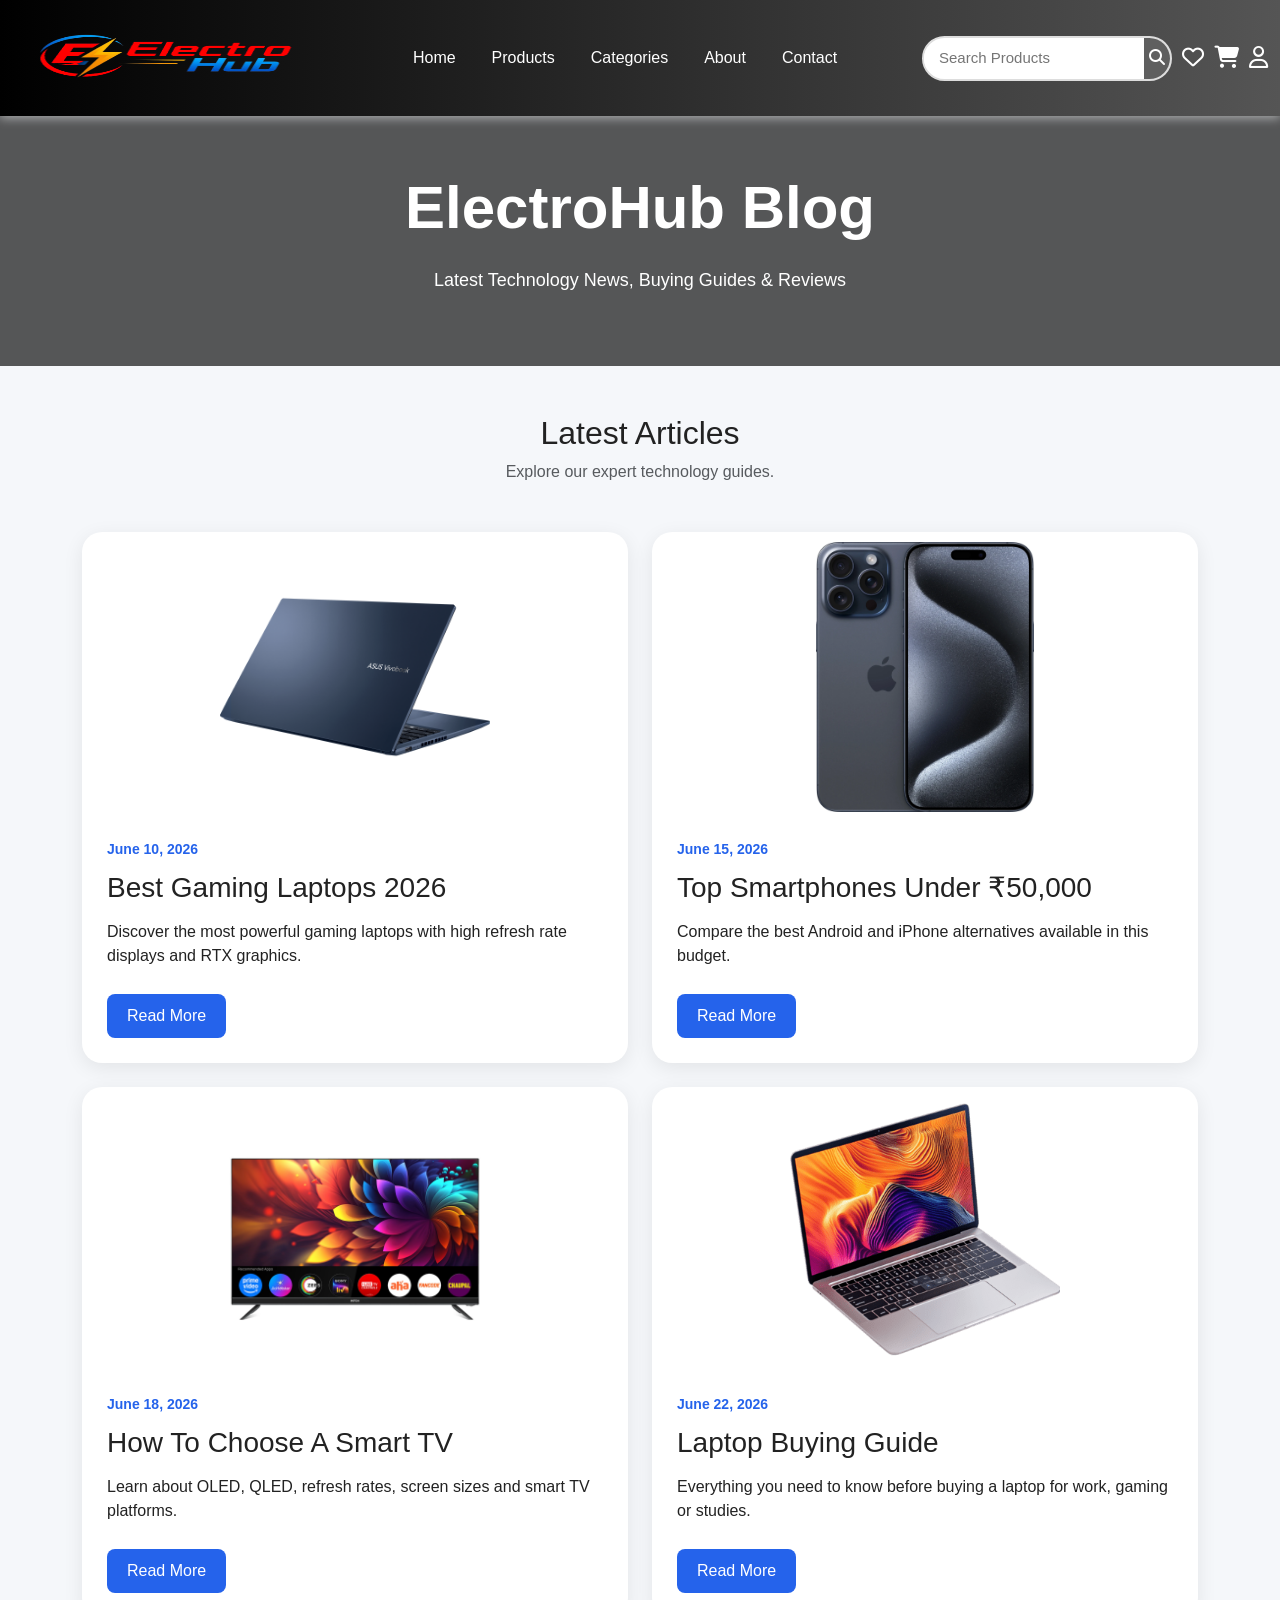
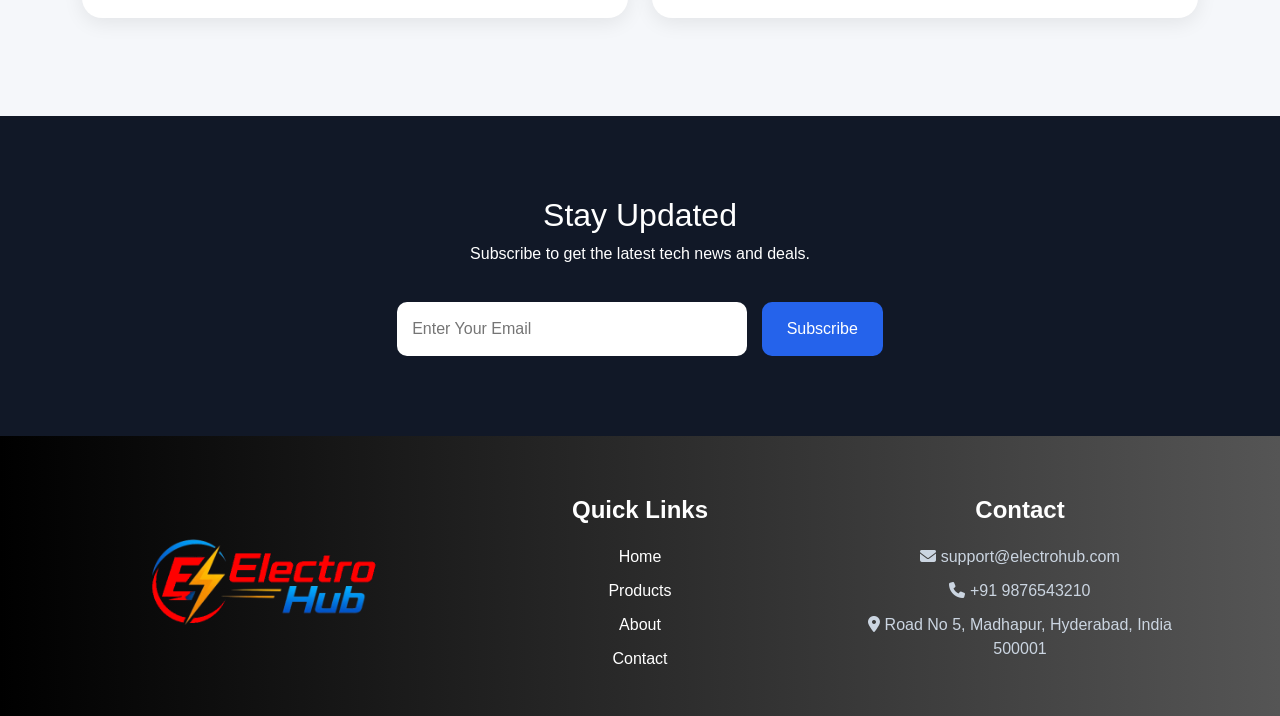
<file: blog.html>
<!DOCTYPE html>
<html lang="en">

<head>
    <meta charset="UTF-8">
    <meta name="viewport" content="width=device-width, initial-scale=1.0">
    <title>Tech Blog | ElectroHub</title>
    <link href="https://cdn.jsdelivr.net/npm/bootstrap@5.3.3/dist/css/bootstrap.min.css" rel="stylesheet">
    <link rel="stylesheet" href="style.css">
    <link rel="stylesheet" href="https://cdnjs.cloudflare.com/ajax/libs/font-awesome/6.5.1/css/all.min.css">
</head>

<body>
<nav class="navbar navbar-expand-lg navbar-dark sticky-top">
    <div class="container-fluid">
        <a href="index.html" class="navbar-brand">
            <img src="assets/logo.png" style="width:300px" />
        </a>
        <button class="navbar-toggler"
                data-bs-toggle="collapse"
                data-bs-target="#menu">
            <span class="navbar-toggler-icon"></span>
        </button>
        <div class="collapse navbar-collapse"
             id="menu">
            <ul class="navbar-nav mx-auto">
                <li class="nav-item">
                    <a href="index.html" class="nav-link">Home</a>
                </li>
                <li class="nav-item">
                    <a class="nav-link" href="products.html">Products</a>
                </li>
                <li class="nav-item">
                    <a class="nav-link" href="categories.html">Categories</a>
                </li>
                <li class="nav-item">
                    <a class="nav-link" href="about.html">About</a>
                </li>
                <li class="nav-item">
                    <a class="nav-link" href="contact.html">Contact</a>
                </li>
            </ul>
            <div class="nav-icons">
                <div class="search-box">
                    <input type="text"
                        placeholder="Search Products">
                    <button>
                        <i class="fa-solid fa-magnifying-glass"></i>
                    </button>
                </div>
                <div class="icon-box">
                    <i onclick="location.href='wishlist.html'" class="fa-regular fa-heart"></i>
                    <span class="tooltip-text">Wishlist</span>
                </div>
                <div class="icon-box">
                    <i onclick="location.href='cart.html'" class="fa-solid fa-cart-shopping"></i>
                    <span class="tooltip-text">Cart</span>
                </div>
                <div class="icon-box">
                    <i onclick="location.href='login.html'" class="fa-regular fa-user"></i>
                    <span class="tooltip-text">Profile</span>
                </div>
            </div>
        </div>

    </div>
</nav>

    <!-- HERO -->
    <section class="blog-banner">
        <div class="overlay">
            <h1>ElectroHub Blog</h1>
            <p>
                Latest Technology News, Buying Guides & Reviews
            </p>
        </div>
    </section>

    <!-- BLOGS -->
    <section class="container py-5">
        <div class="text-center mb-5">
            <h2>Latest Articles</h2>
            <p class="text-muted">
                Explore our expert technology guides.
            </p>
        </div>
        <div class="row g-4">

            <!-- BLOG 1 -->
            <div class="col-lg-6">
                <div class="blog-card">
                    <img src="assets/asus.jpg"
                         alt="Gaming Laptop">
                    <div class="blog-content">
                        <span class="blog-date">
                            June 10, 2026
                        </span>
                        <h3>
                            Best Gaming Laptops 2026
                        </h3>
                        <p>
                            Discover the most powerful gaming laptops
                            with high refresh rate displays and RTX graphics.
                        </p>
                        <a href="#"
                           class="read-btn">
                            Read More
                        </a>
                    </div>
                </div>
            </div>

            <!-- BLOG 2 -->
            <div class="col-lg-6">
                <div class="blog-card">
                    <img src="assets/iphone.jpg"
                         alt="Smartphone">
                    <div class="blog-content">
                        <span class="blog-date">
                            June 15, 2026
                        </span>
                        <h3>
                            Top Smartphones Under ₹50,000
                        </h3>
                        <p>
                            Compare the best Android and iPhone
                            alternatives available in this budget.
                        </p>
                        <a href="#"
                           class="read-btn">
                            Read More
                        </a>
                    </div>
                </div>
            </div>

            <!-- BLOG 3 -->
            <div class="col-lg-6">
                <div class="blog-card">
                    <img src="assets/tv.png"
                         alt="Smart TV">
                    <div class="blog-content">
                        <span class="blog-date">
                            June 18, 2026
                        </span>
                        <h3>
                            How To Choose A Smart TV
                        </h3>
                        <p>
                            Learn about OLED, QLED, refresh rates,
                            screen sizes and smart TV platforms.
                        </p>
                        <a href="#"
                           class="read-btn">
                            Read More
                        </a>
                    </div>
                </div>
            </div>

            <!-- BLOG 4 -->
            <div class="col-lg-6">
                <div class="blog-card">
                    <img src="assets/laptop.png"
                         alt="Laptop Guide">
                    <div class="blog-content">
                        <span class="blog-date">
                            June 22, 2026
                        </span>
                        <h3>
                            Laptop Buying Guide
                        </h3>
                        <p>
                            Everything you need to know before buying
                            a laptop for work, gaming or studies.
                        </p>
                        <a href="#"
                           class="read-btn">
                            Read More
                        </a>
                    </div>
                </div>
            </div>
        </div>
    </section>

    <!-- NEWSLETTER -->
    <section class="newsletter">
        <div class="container text-center">
            <h2>Stay Updated</h2>
            <p>
                Subscribe to get the latest tech news and deals.
            </p>
            <input type="email"
                   placeholder="Enter Your Email">
            <button>
                Subscribe
            </button>
        </div>
    </section>
</body>

<footer id="index_footer">
    <div class="container">
        <div class="row">
            <div class="col-lg-4">
                <h3>
                    <img id="footerimg" src="assets/logo.png"/>
                </h3>
            </div>
            <div class="col-lg-4">
                <h4>
                    Quick Links
                </h4>
                <ul>
                    <li><a class='nav-link' href="index.html">Home </a></li>
                    <li><a class='nav-link'  href="products.html">Products</a></li>
                    <li><a class='nav-link'  href="about.html">About</a></li>
                    <li><a class='nav-link'  href="contact.html">Contact</a></li>
                </ul>
            </div>
            <div class="col-lg-4">
                <h4>
                    Contact
                </h4>
                <p>
                    <i class="fa-solid fa-envelope"></i>
                    support@electrohub.com
                </p>
                <p>
                    <i class="fa-solid fa-phone"></i>
                    +91 9876543210
                </p>
                <p>
                    <i class="fa-sharp-duotone fa-solid fa-location-dot"></i>
                    Road No 5, Madhapur, Hyderabad, India 500001
                </p>
            </div>
        </div>
    </div>
</footer>

</html>
</file>
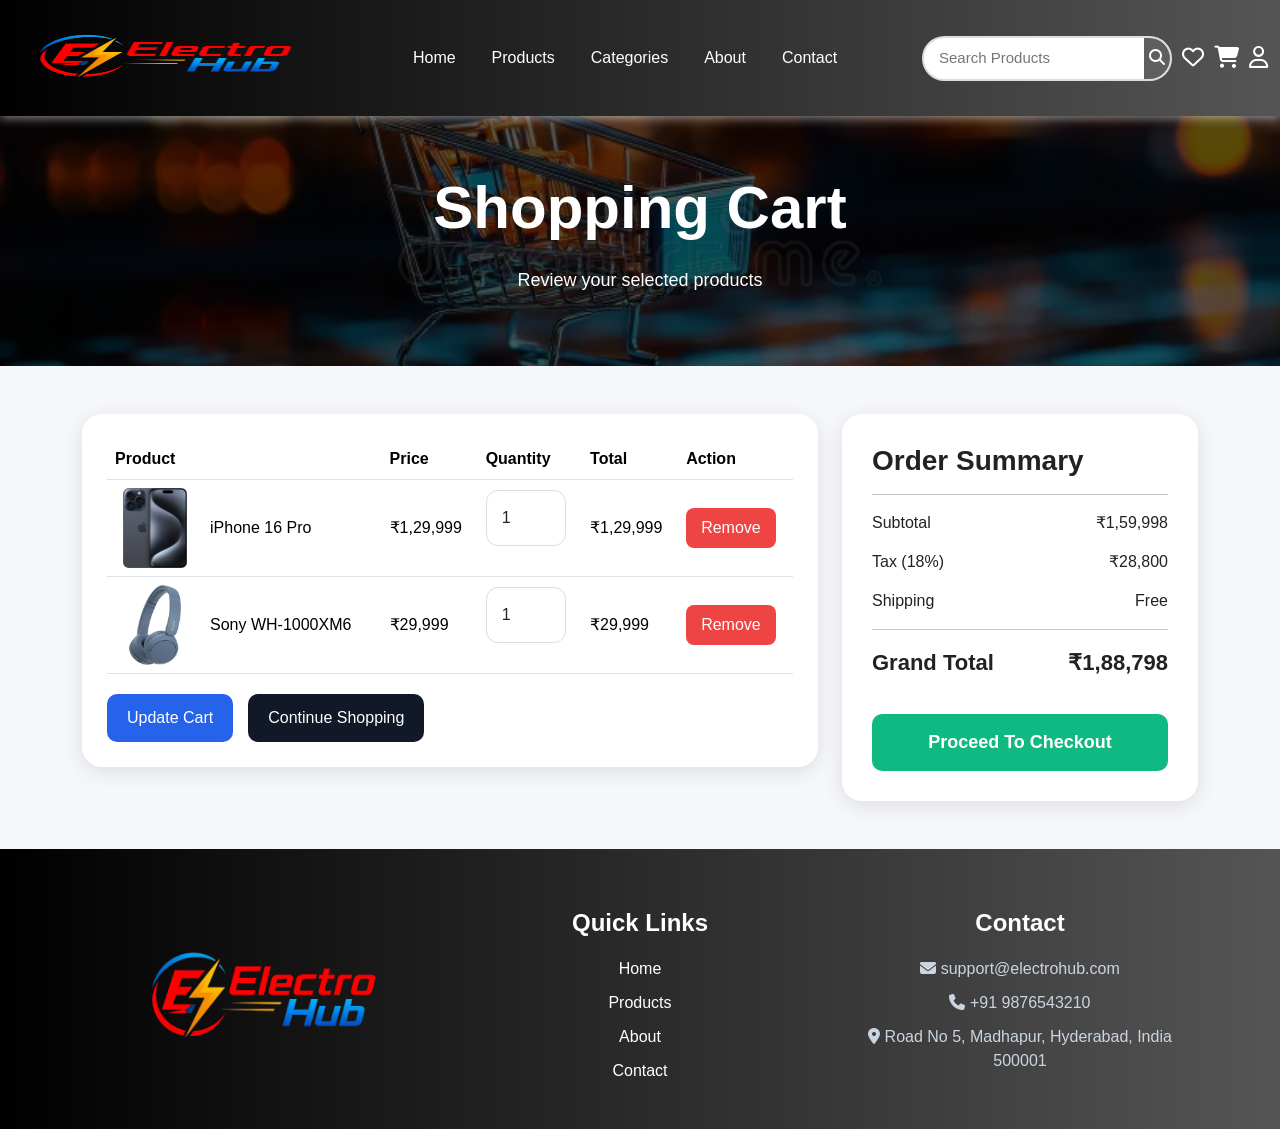
<file: cart.html>
<!DOCTYPE html>
<html lang="en">

<head>
    <meta charset="UTF-8">
    <meta name="viewport" content="width=device-width, initial-scale=1.0">
    <title>Shopping Cart | ElectroHub</title>
    <link href="https://cdn.jsdelivr.net/npm/bootstrap@5.3.3/dist/css/bootstrap.min.css" rel="stylesheet">
    <link rel="stylesheet" href="style.css">
    <link rel="stylesheet" href="https://cdnjs.cloudflare.com/ajax/libs/font-awesome/6.5.1/css/all.min.css">
</head>

<body>
<nav class="navbar navbar-expand-lg navbar-dark sticky-top">
    <div class="container-fluid">
        <a href="index.html" class="navbar-brand">
            <img src="assets/logo.png" style="width:300px" />
        </a>
        <button class="navbar-toggler"
                data-bs-toggle="collapse"
                data-bs-target="#menu">
            <span class="navbar-toggler-icon"></span>
        </button>
        <div class="collapse navbar-collapse"
             id="menu">
            <ul class="navbar-nav mx-auto">
                <li class="nav-item">
                    <a href="index.html" class="nav-link">Home</a>
                </li>
                <li class="nav-item">
                    <a class="nav-link" href="products.html">Products</a>
                </li>
                <li class="nav-item">
                    <a class="nav-link" href="categories.html">Categories</a>
                </li>
                <li class="nav-item">
                    <a class="nav-link" href="about.html">About</a>
                </li>
                <li class="nav-item">
                    <a class="nav-link" href="contact.html">Contact</a>
                </li>
            </ul>
            <div class="nav-icons">
                <div class="search-box">
                    <input type="text"
                        placeholder="Search Products">
                    <button>
                        <i class="fa-solid fa-magnifying-glass"></i>
                    </button>
                </div>
                <div class="icon-box">
                    <i onclick="location.href='wishlist.html'" class="fa-regular fa-heart"></i>
                    <span class="tooltip-text">Wishlist</span>
                </div>
                <div class="icon-box">
                    <i onclick="location.href='cart.html'" class="fa-solid fa-cart-shopping"></i>
                    <span class="tooltip-text">Cart</span>
                </div>
                <div class="icon-box">
                    <i onclick="location.href='login.html'" class="fa-regular fa-user"></i>
                    <span class="tooltip-text">Profile</span>
                </div>
            </div>
        </div>

    </div>
</nav>

<!-- PAGE HEADER -->
<section class="cart-banner">
    <div class="overlay">
        <h1>Shopping Cart</h1>
        <p>
            Review your selected products
        </p>
    </div>
</section>

<!-- CART SECTION -->
<section class="container py-5">
    <div class="row g-4">
        <!-- CART TABLE -->
        <div class="col-lg-8">
            <div class="cart-table">
                <table class="table align-middle">
                    <thead>
                        <tr>
                            <th>Product</th>
                            <th>Price</th>
                            <th>Quantity</th>
                            <th>Total</th>
                            <th>Action</th>
                        </tr>
                    </thead>
                    <tbody>
                        <tr>
                            <td>
                                <div class="product-info">
                                    <img src="assets/iphone.jpg">
                                    <span>
                                        iPhone 16 Pro
                                    </span>
                                </div>
                            </td>
                            <td>₹1,29,999</td>
                            <td>
                                <input type="number"
                                       value="1"
                                       min="1"
                                       class="form-control quantity">
                            </td>
                            <td>₹1,29,999</td>
                            <td>
                                <button class="remove-btn">
                                    Remove
                                </button>
                            </td>
                        </tr>
                        <tr>
                            <td>
                                <div class="product-info">
                                    <img src="assets/headphones.jpg">
                                    <span>
                                        Sony WH-1000XM6
                                    </span>
                                </div>
                            </td>
                            <td>₹29,999</td>
                            <td>
                                <input type="number"
                                       value="1"
                                       min="1"
                                       class="form-control quantity">
                            </td>
                            <td>₹29,999</td>
                            <td>
                                <button class="remove-btn">
                                    Remove
                                </button>
                            </td>
                        </tr>
                    </tbody>
                </table>
                <div class="cart-actions">
                    <button class="update-btn">
                        Update Cart
                    </button>
                    <button onclick="location.href='products.html'" class="shopping-btn">
                        Continue Shopping
                    </button>
                </div>
            </div>
        </div>

        <!-- SUMMARY -->
        <div class="col-lg-4">
            <div class="summary-card">
                <h3>
                    Order Summary
                </h3>
                <hr>
                <div class="summary-row">
                    <span>Subtotal</span>
                    <span>₹1,59,998</span>
                </div>
                <div class="summary-row">
                    <span>Tax (18%)</span>
                    <span>₹28,800</span>
                </div>
                <div class="summary-row">
                    <span>Shipping</span>
                    <span>Free</span>
                </div>
                <hr>
                <div class="summary-row total">
                    <span>Grand Total</span>
                    <span>₹1,88,798</span>
                </div>
                <button onclick="location.href='checkout.html'" class="checkout-btn">
                    Proceed To Checkout
                </button>
            </div>
        </div>
    </div>
</section>
</body>

<footer id="index_footer">
    <div class="container">
        <div class="row">
            <div class="col-lg-4">
                <h3>
                    <img id="footerimg" src="assets/logo.png"/>
                </h3>
            </div>
            <div class="col-lg-4">
                <h4>
                    Quick Links
                </h4>
                <ul>
                    <li><a class='nav-link' href="index.html">Home </a></li>
                    <li><a class='nav-link'  href="products.html">Products</a></li>
                    <li><a class='nav-link'  href="about.html">About</a></li>
                    <li><a class='nav-link'  href="contact.html">Contact</a></li>
                </ul>
            </div>
            <div class="col-lg-4">
                <h4>
                    Contact
                </h4>
                <p>
                    <i class="fa-solid fa-envelope"></i>
                    support@electrohub.com
                </p>
                <p>
                    <i class="fa-solid fa-phone"></i>
                    +91 9876543210
                </p>
                <p>
                    <i class="fa-sharp-duotone fa-solid fa-location-dot"></i>
                    Road No 5, Madhapur, Hyderabad, India 500001
                </p>
            </div>
        </div>
    </div>
</footer>

</html>
</file>
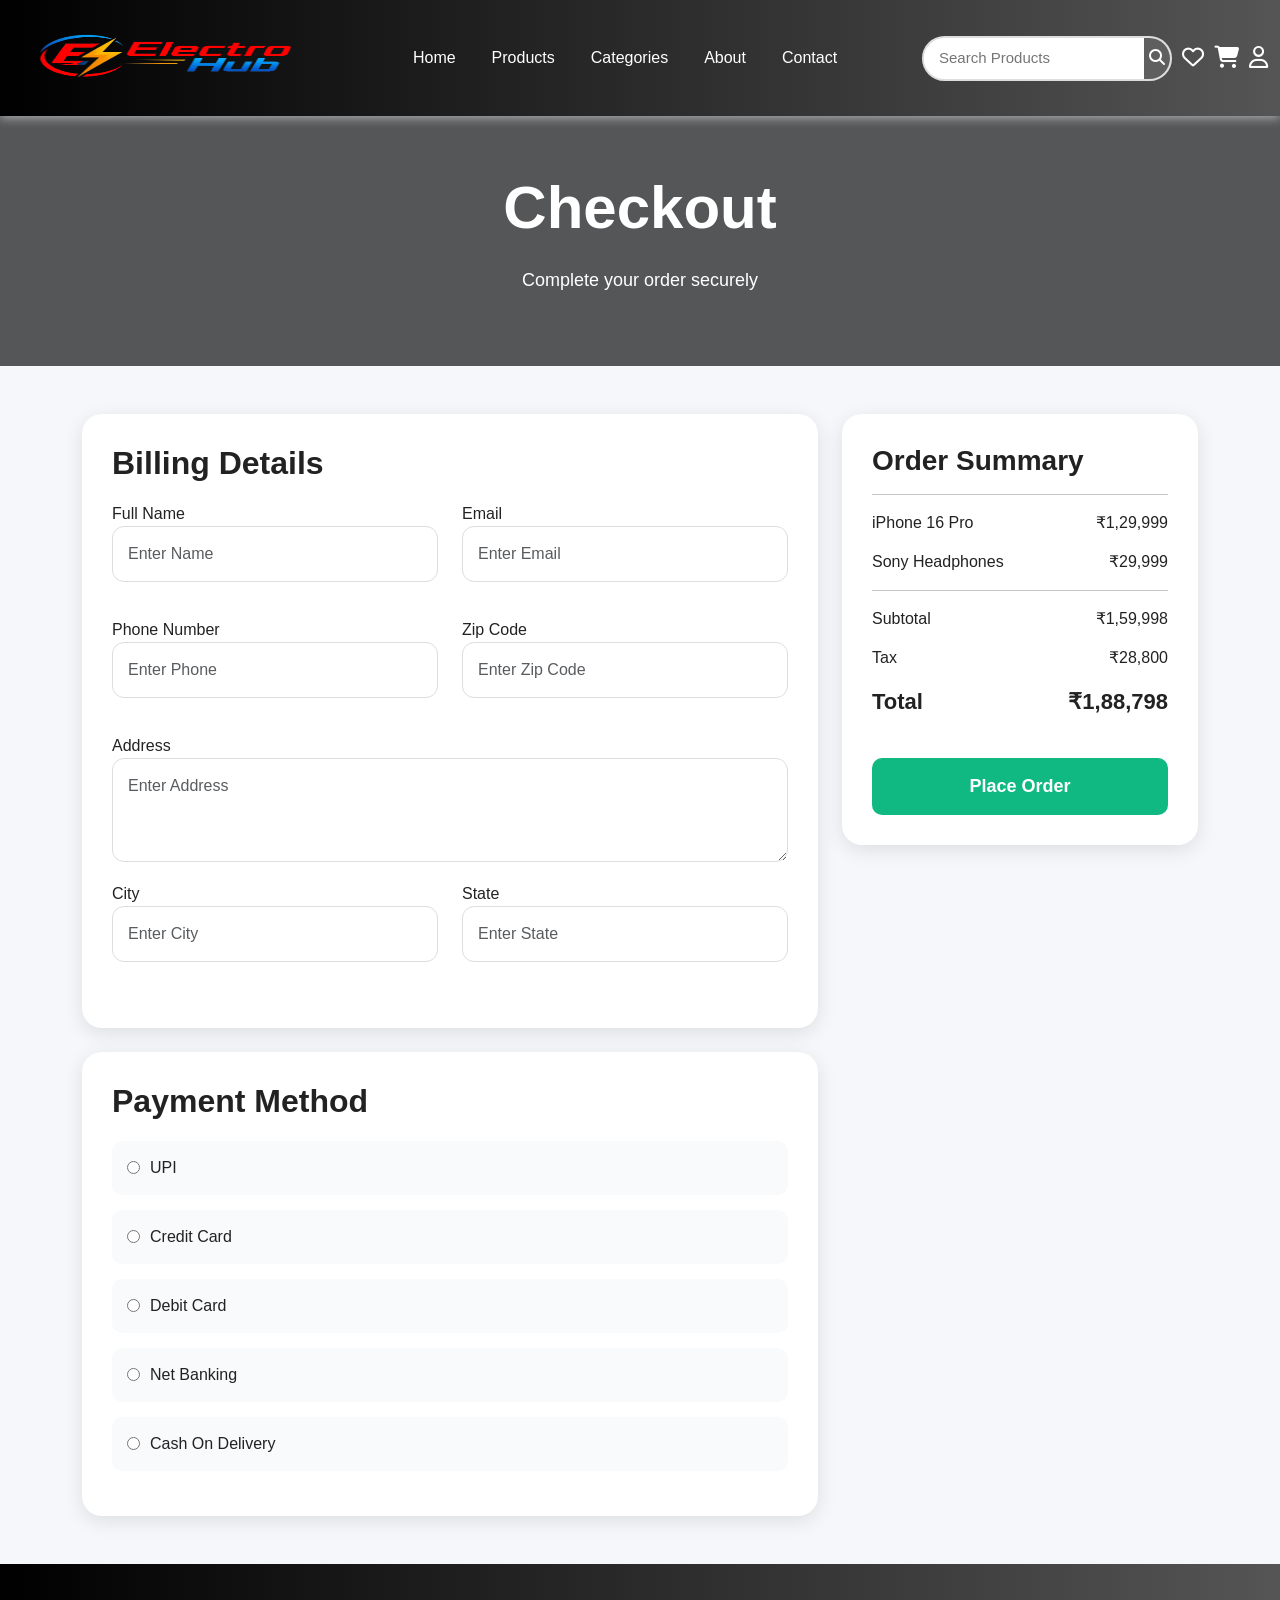
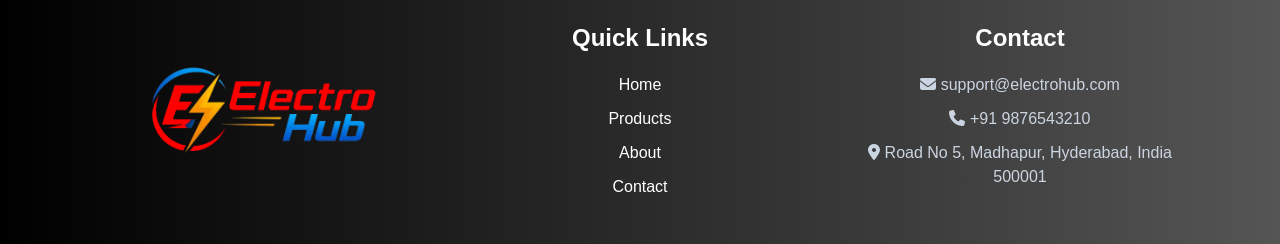
<file: checkout.html>
<!DOCTYPE html>
<html lang="en">

<head>
    <meta charset="UTF-8">
    <meta name="viewport" content="width=device-width, initial-scale=1.0">
    <title>Checkout | ElectroHub</title>
    <link href="https://cdn.jsdelivr.net/npm/bootstrap@5.3.3/dist/css/bootstrap.min.css" rel="stylesheet">
    <link rel="stylesheet" href="style.css">
    <link rel="stylesheet" href="https://cdnjs.cloudflare.com/ajax/libs/font-awesome/6.5.1/css/all.min.css">
</head>

<body>
<nav class="navbar navbar-expand-lg navbar-dark sticky-top">
    <div class="container-fluid">
        <a href="index.html" class="navbar-brand">
            <img src="assets/logo.png" style="width:300px" />
        </a>
        <button class="navbar-toggler"
                data-bs-toggle="collapse"
                data-bs-target="#menu">
            <span class="navbar-toggler-icon"></span>
        </button>
        <div class="collapse navbar-collapse"
             id="menu">
            <ul class="navbar-nav mx-auto">
                <li class="nav-item">
                    <a href="index.html" class="nav-link">Home</a>
                </li>
                <li class="nav-item">
                    <a class="nav-link" href="products.html">Products</a>
                </li>
                <li class="nav-item">
                    <a class="nav-link" href="categories.html">Categories</a>
                </li>
                <li class="nav-item">
                    <a class="nav-link" href="about.html">About</a>
                </li>
                <li class="nav-item">
                    <a class="nav-link" href="contact.html">Contact</a>
                </li>
            </ul>
            <div class="nav-icons">
                <div class="search-box">
                    <input type="text"
                        placeholder="Search Products">
                    <button>
                        <i class="fa-solid fa-magnifying-glass"></i>
                    </button>
                </div>
                <div class="icon-box">
                    <i onclick="location.href='wishlist.html'" class="fa-regular fa-heart"></i>
                    <span class="tooltip-text">Wishlist</span>
                </div>
                <div class="icon-box">
                    <i onclick="location.href='cart.html'" class="fa-solid fa-cart-shopping"></i>
                    <span class="tooltip-text">Cart</span>
                </div>
                <div class="icon-box">
                    <i onclick="location.href='login.html'" class="fa-regular fa-user"></i>
                    <span class="tooltip-text">Profile</span>
                </div>
            </div>
        </div>

    </div>
</nav>

<!-- HERO -->
<section class="checkout-banner">
    <div class="overlay">
        <h1>Checkout</h1>
        <p>Complete your order securely</p>
    </div>
</section>

<!-- CHECKOUT SECTION -->
<section class="container py-5">
    <div class="row g-4">
        <!-- BILLING DETAILS -->
        <div class="col-lg-8">
            <div class="checkout-card">
                <h2>Billing Details</h2>
                <form>
                    <div class="row">
                        <div class="col-md-6 mb-3">
                            <label>Full Name</label>
                            <input type="text"
                                   class="form-control"
                                   placeholder="Enter Name">
                        </div>
                        <div class="col-md-6 mb-3">
                            <label>Email</label>
                            <input type="email"
                                   class="form-control"
                                   placeholder="Enter Email">
                        </div>
                    </div>
                    <div class="row">
                        <div class="col-md-6 mb-3">
                            <label>Phone Number</label>
                            <input type="tel"
                                   class="form-control"
                                   placeholder="Enter Phone">
                        </div>
                        <div class="col-md-6 mb-3">
                            <label>Zip Code</label>
                            <input type="text"
                                   class="form-control"
                                   placeholder="Enter Zip Code">
                        </div>
                    </div>
                    <div class="mb-3">
                        <label>Address</label>
                        <textarea class="form-control"
                                  rows="3"
                                  placeholder="Enter Address"></textarea>
                    </div>
                    <div class="row">
                        <div class="col-md-6 mb-3">
                            <label>City</label>
                            <input type="text"
                                   class="form-control"
                                   placeholder="Enter City">
                        </div>
                        <div class="col-md-6 mb-3">
                            <label>State</label>
                            <input type="text"
                                   class="form-control"
                                   placeholder="Enter State">
                        </div>
                    </div>
                </form>
            </div>

            <!-- PAYMENT METHODS -->
            <div class="checkout-card mt-4">
                <h2>Payment Method</h2>
                <div class="payment-option">
                    <input type="radio"
                           name="payment">
                    <label>UPI</label>
                </div>
                <div class="payment-option">
                    <input type="radio"
                           name="payment">
                    <label>Credit Card</label>
                </div>
                <div class="payment-option">
                    <input type="radio"
                           name="payment">
                    <label>Debit Card</label>
                </div>
                <div class="payment-option">
                    <input type="radio"
                           name="payment">
                    <label>Net Banking</label>
                </div>
                <div class="payment-option">
                    <input type="radio"
                           name="payment">
                    <label>Cash On Delivery</label>
                </div>
            </div>
        </div>

        <!-- ORDER SUMMARY -->
        <div class="col-lg-4">
            <div class="summary-card">
                <h3>Order Summary</h3>
                <hr>
                <div class="product-row">
                    <span>iPhone 16 Pro</span>
                    <span>₹1,29,999</span>
                </div>
                <div class="product-row">
                    <span>Sony Headphones</span>
                    <span>₹29,999</span>
                </div>
                <hr>
                <div class="product-row">
                    <span>Subtotal</span>
                    <span>₹1,59,998</span>
                </div>
                <div class="product-row">
                    <span>Tax</span>
                    <span>₹28,800</span>
                </div>
                <div class="product-row total">
                    <span>Total</span>
                    <span>₹1,88,798</span>
                </div>
                <button onclick="location.href='orders.html', alert('Order Placed Successfully')" class="place-order-btn">
                    Place Order
                </button>
            </div>
        </div>
    </div>
</section>
</body>

<footer id="index_footer">
    <div class="container">
        <div class="row">
            <div class="col-lg-4">
                <h3>
                    <img id="footerimg" src="assets/logo.png"/>
                </h3>
            </div>
            <div class="col-lg-4">
                <h4>
                    Quick Links
                </h4>
                <ul>
                    <li><a class='nav-link' href="index.html">Home </a></li>
                    <li><a class='nav-link'  href="products.html">Products</a></li>
                    <li><a class='nav-link'  href="about.html">About</a></li>
                    <li><a class='nav-link'  href="contact.html">Contact</a></li>
                </ul>
            </div>
            <div class="col-lg-4">
                <h4>
                    Contact
                </h4>
                <p>
                    <i class="fa-solid fa-envelope"></i>
                    support@electrohub.com
                </p>
                <p>
                    <i class="fa-solid fa-phone"></i>
                    +91 9876543210
                </p>
                <p>
                    <i class="fa-sharp-duotone fa-solid fa-location-dot"></i>
                    Road No 5, Madhapur, Hyderabad, India 500001
                </p>
            </div>
        </div>
    </div>
</footer>
</html>
</file>
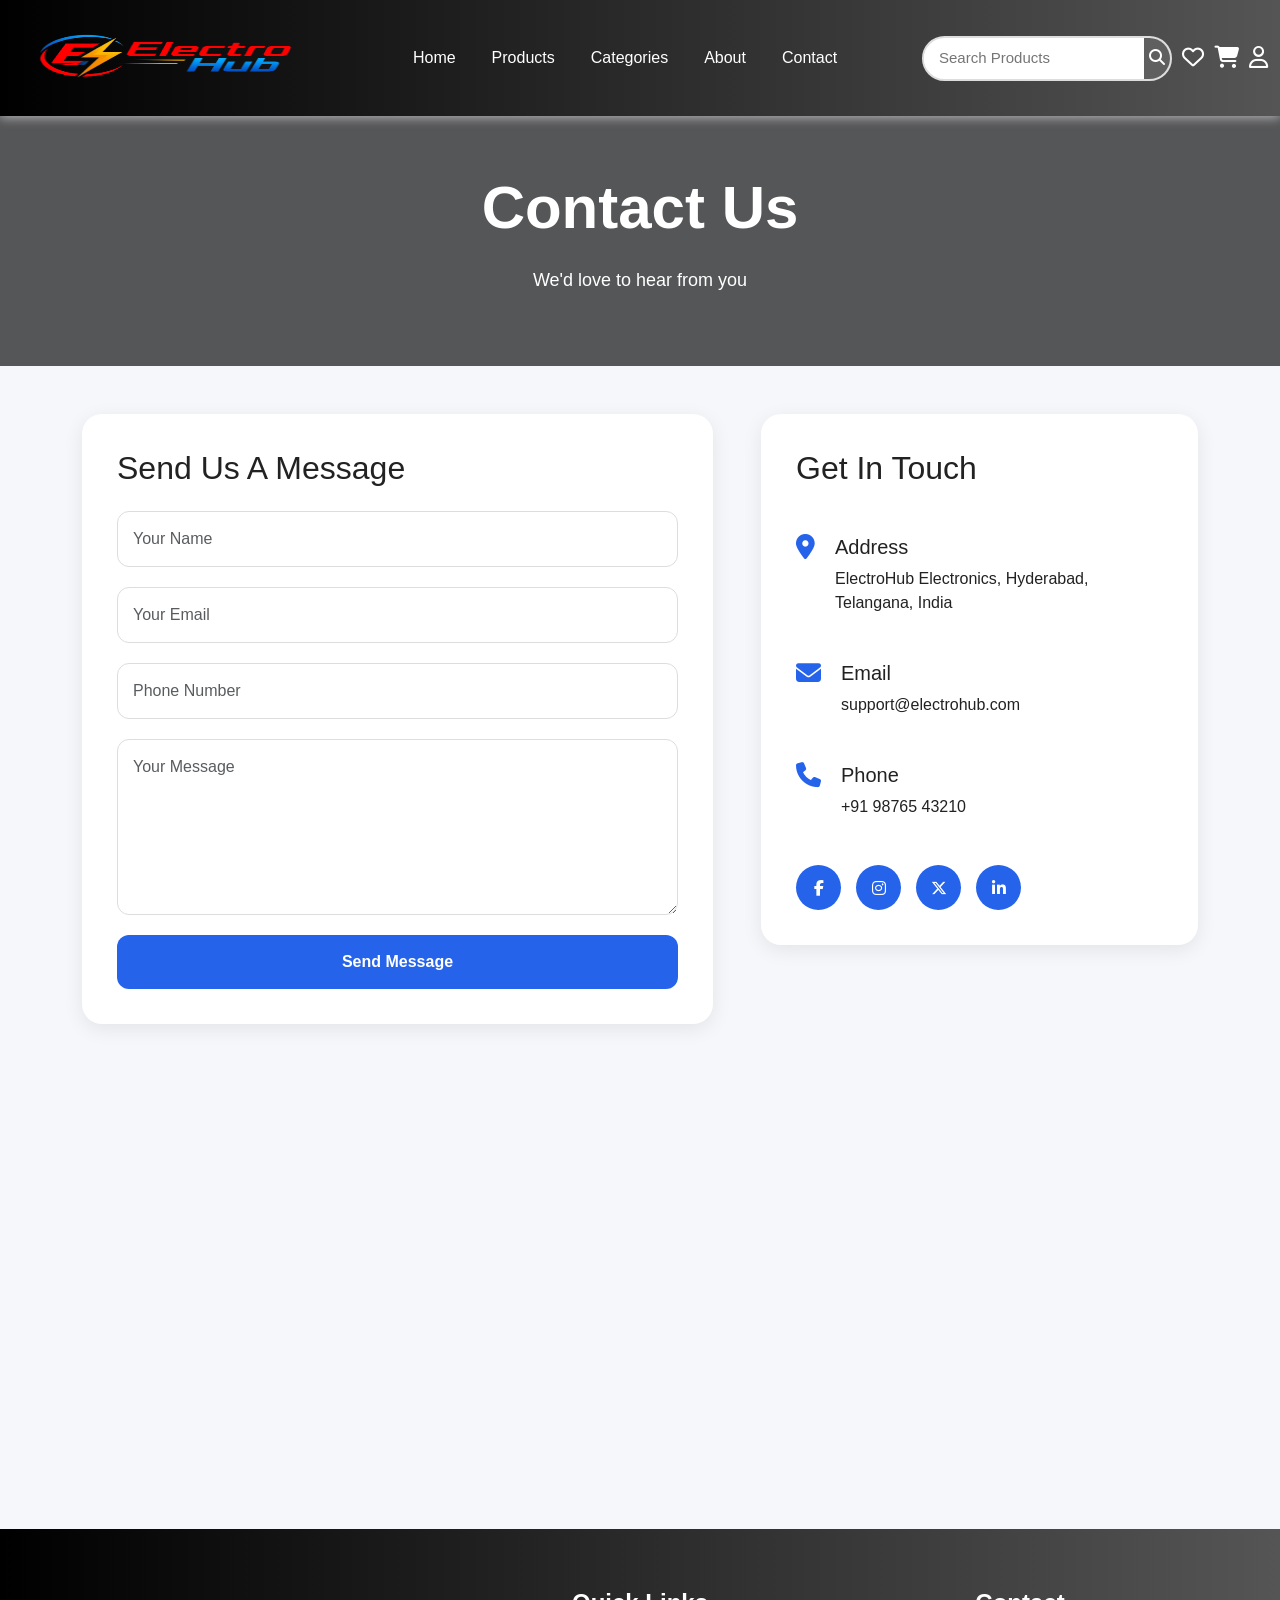
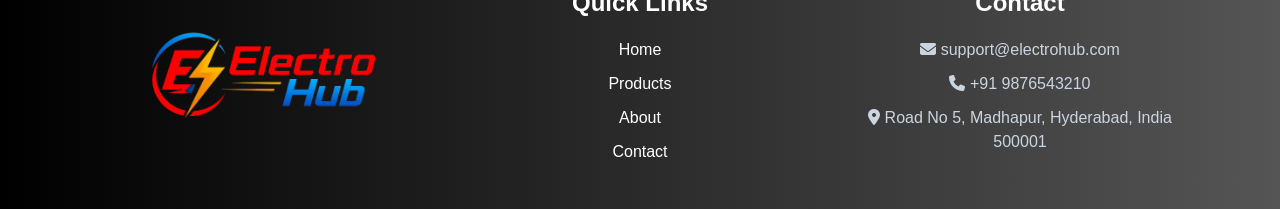
<file: contact.html>
<!DOCTYPE html>
<html lang="en">

<head>
    <meta charset="UTF-8">
    <meta name="viewport" content="width=device-width, initial-scale=1.0">
    <title>Contact Us | ElectroHub</title>
    <link href="https://cdn.jsdelivr.net/npm/bootstrap@5.3.3/dist/css/bootstrap.min.css" rel="stylesheet">
    <link rel="stylesheet" href="style.css">
    <link rel="stylesheet" href="https://cdnjs.cloudflare.com/ajax/libs/font-awesome/6.5.1/css/all.min.css">
</head>

<body>
<!-- HERO -->
<nav class="navbar navbar-expand-lg navbar-dark sticky-top">
    <div class="container-fluid">
        <a href="index.html" class="navbar-brand">
            <img src="assets/logo.png" style="width:300px" />
        </a>
        <button class="navbar-toggler"
                data-bs-toggle="collapse"
                data-bs-target="#menu">
            <span class="navbar-toggler-icon"></span>
        </button>
        <div class="collapse navbar-collapse"
             id="menu">
            <ul class="navbar-nav mx-auto">
                <li class="nav-item">
                    <a href="index.html" class="nav-link">Home</a>
                </li>
                <li class="nav-item">
                    <a class="nav-link" href="products.html">Products</a>
                </li>
                <li class="nav-item">
                    <a class="nav-link" href="categories.html">Categories</a>
                </li>
                <li class="nav-item">
                    <a class="nav-link" href="about.html">About</a>
                </li>
                <li class="nav-item">
                    <a class="nav-link" href="contact.html">Contact</a>
                </li>
            </ul>
            <div class="nav-icons">
                <div class="search-box">
                    <input type="text"
                        placeholder="Search Products">
                    <button>
                        <i class="fa-solid fa-magnifying-glass"></i>
                    </button>
                </div>
                <div class="icon-box">
                    <i onclick="location.href='wishlist.html'" class="fa-regular fa-heart"></i>
                    <span class="tooltip-text">Wishlist</span>
                </div>
                <div class="icon-box">
                    <i onclick="location.href='cart.html'" class="fa-solid fa-cart-shopping"></i>
                    <span class="tooltip-text">Cart</span>
                </div>
                <div class="icon-box">
                    <i onclick="location.href='login.html'" class="fa-regular fa-user"></i>
                    <span class="tooltip-text">Profile</span>
                </div>
            </div>
        </div>

    </div>
</nav>
<section class="contact-banner">
    <div class="overlay">
        <h1>Contact Us</h1>
        <p>
            We'd love to hear from you
        </p>
    </div>
</section>

<!-- CONTACT SECTION -->
<section class="container py-5">
    <div class="row g-5">
        <!-- LEFT SIDE -->
        <div class="col-lg-7">
            <div class="contact-form-box">
                <h2 class="mb-4">
                    Send Us A Message
                </h2>
                <form>
                    <input type="text"
                           class="form-control"
                           placeholder="Your Name">
                    <input type="email"
                           class="form-control"
                           placeholder="Your Email">
                    <input type="tel"
                           class="form-control"
                           placeholder="Phone Number">
                    <textarea class="form-control"
                              rows="6"
                              placeholder="Your Message"></textarea>
                    <button type="submit"
                            class="send-btn">
                        Send Message
                    </button>
                </form>
            </div>
        </div>
        <!-- RIGHT SIDE -->
        <div class="col-lg-5">
            <div class="contact-info ">
                <h2>Get In Touch</h2>
                <div class="info-item mt-5">
                    <i class="fa-solid fa-location-dot"></i>
                    <div>
                        <h5>Address</h5>
                        <p>
                            ElectroHub Electronics,
                            Hyderabad, Telangana, India
                        </p>
                    </div>
                </div>
                <div class="info-item">
                    <i class="fa-solid fa-envelope"></i>
                    <div>
                        <h5>Email</h5>
                        <p>
                            support@electrohub.com
                        </p>
                    </div>
                </div>
                <div class="info-item">
                    <i class="fa-solid fa-phone"></i>
                    <div>
                        <h5>Phone</h5>
                        <p>
                            +91 98765 43210
                        </p>
                    </div>
                </div>
                <div class="social-icons">
                    <a href="#">
                        <i class="fab fa-facebook-f"></i>
                    </a>
                    <a href="#">
                        <i class="fab fa-instagram"></i>
                    </a>
                    <a href="#">
                        <i class="fab fa-x-twitter"></i>
                    </a>
                    <a href="#">
                        <i class="fab fa-linkedin-in"></i>
                    </a>
                </div>
            </div>
        </div>
    </div>
</section>

<!-- GOOGLE MAP -->
<section class="map-section text-center">
    <iframe src="https://www.google.com/maps/embed?pb=!1m18!1m12!1m3!1d103461.79107748806!2d78.3945987501066!3d17.35967865704128!2m3!1f0!2f0!3f0!3m2!1i1024!2i768!4f13.1!3m3!1m2!1s0x3bcb99d644270751%3A0x2b8d7d3ba74356a2!2sBajaj%20Electronics%20-%20Abids!5e0!3m2!1sen!2sin!4v1786526602236!5m2!1sen!2sin" width="600" height="450" style="border:0;" allowfullscreen="" loading="lazy" referrerpolicy="strict-origin-when-cross-origin"></iframe>
</section>
</body>

<!-- FOOTER -->
<footer id="index_footer">
    <div class="container">
        <div class="row">
            <div class="col-lg-4">
                <h3>
                    <img id="footerimg" src="assets/logo.png"/>
                </h3>
            </div>
            <div class="col-lg-4">
                <h4>
                    Quick Links
                </h4>
                <ul>
                    <li><a class='nav-link' href="index.html">Home </a></li>
                    <li><a class='nav-link'  href="products.html">Products</a></li>
                    <li><a class='nav-link'  href="about.html">About</a></li>
                    <li><a class='nav-link'  href="contact.html">Contact</a></li>
                </ul>
            </div>
            <div class="col-lg-4">
                <h4>
                    Contact
                </h4>
                <p>
                    <i class="fa-solid fa-envelope"></i>
                    support@electrohub.com
                </p>
                <p>
                    <i class="fa-solid fa-phone"></i>
                    +91 9876543210
                </p>
                <p>
                    <i class="fa-sharp-duotone fa-solid fa-location-dot"></i>
                    Road No 5, Madhapur, Hyderabad, India 500001
                </p>
            </div>
        </div>
    </div>
</footer>


</html>
</file>
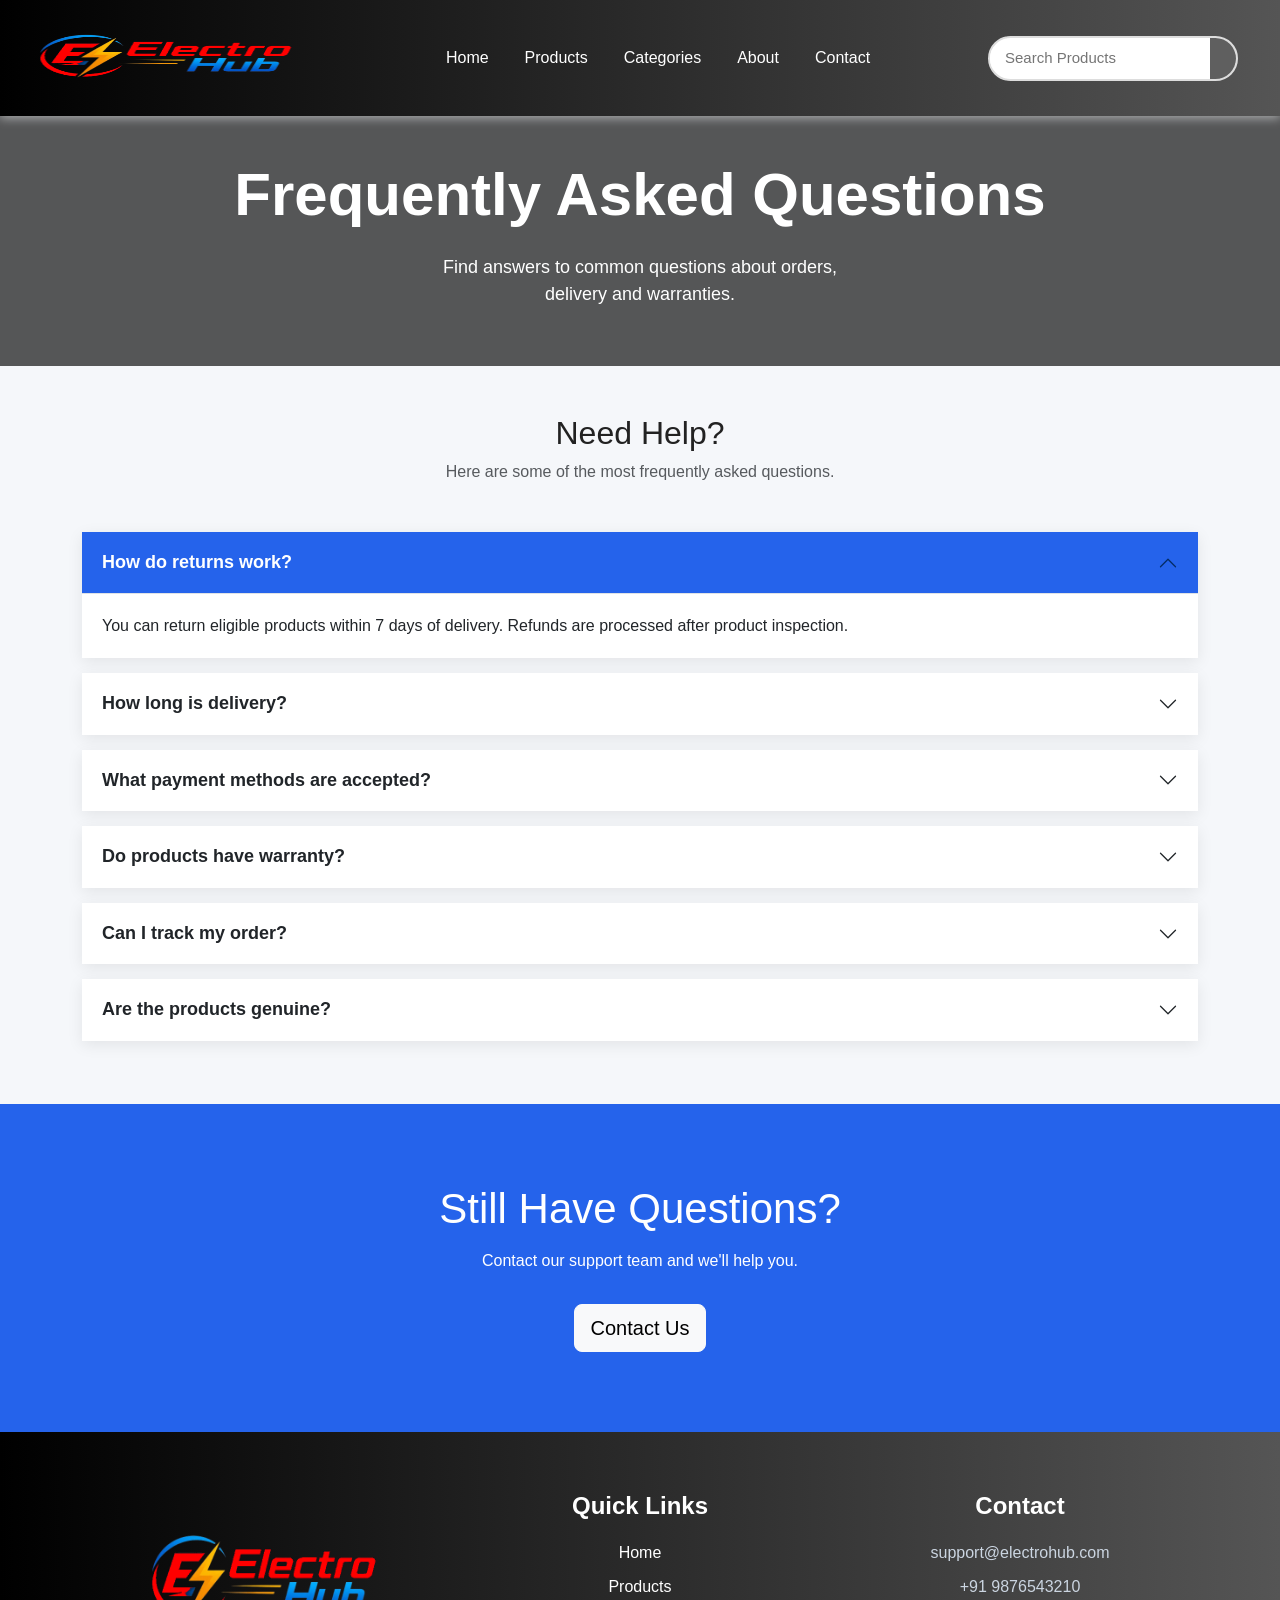
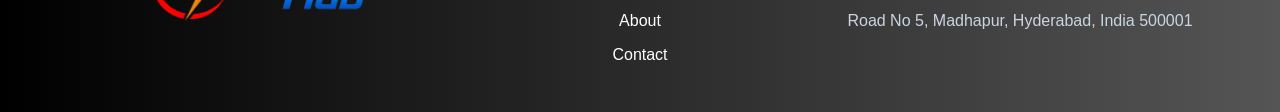
<file: faq.html>
<!DOCTYPE html>
<html lang="en">

<head>
    <meta charset="UTF-8">
    <meta name="viewport" content="width=device-width, initial-scale=1.0">
    <title>FAQ | ElectroHub</title>
    <link href="https://cdn.jsdelivr.net/npm/bootstrap@5.3.3/dist/css/bootstrap.min.css" rel="stylesheet">
    <script src="https://cdn.jsdelivr.net/npm/bootstrap@5.3.3/dist/js/bootstrap.bundle.min.js"></script>
    <link rel="stylesheet" href="style.css">
</head>

<body>
<nav class="navbar navbar-expand-lg navbar-dark sticky-top">
    <div class="container-fluid">
        <a href="index.html" class="navbar-brand">
            <img src="assets/logo.png" style="width:300px" />
        </a>
        <button class="navbar-toggler"
                data-bs-toggle="collapse"
                data-bs-target="#menu">
            <span class="navbar-toggler-icon"></span>
        </button>
        <div class="collapse navbar-collapse"
             id="menu">
            <ul class="navbar-nav mx-auto">
                <li class="nav-item">
                    <a href="index.html" class="nav-link">Home</a>
                </li>
                <li class="nav-item">
                    <a class="nav-link" href="products.html">Products</a>
                </li>
                <li class="nav-item">
                    <a class="nav-link" href="categories.html">Categories</a>
                </li>
                <li class="nav-item">
                    <a class="nav-link" href="about.html">About</a>
                </li>
                <li class="nav-item">
                    <a class="nav-link" href="contact.html">Contact</a>
                </li>
            </ul>
            <div class="nav-icons">
                <div class="search-box">
                    <input type="text"
                        placeholder="Search Products">
                    <button>
                        <i class="fa-solid fa-magnifying-glass"></i>
                    </button>
                </div>
                <div class="icon-box">
                    <i onclick="location.href='wishlist.html'" class="fa-regular fa-heart"></i>
                    <span class="tooltip-text">Wishlist</span>
                </div>
                <div class="icon-box">
                    <i onclick="location.href='cart.html'" class="fa-solid fa-cart-shopping"></i>
                    <span class="tooltip-text">Cart</span>
                </div>
                <div class="icon-box">
                    <i onclick="location.href='login.html'" class="fa-regular fa-user"></i>
                    <span class="tooltip-text">Profile</span>
                </div>
            </div>
        </div>

    </div>
</nav>

    <!-- HERO -->
    <section class="faq-banner">
        <div class="overlay">
            <h1>Frequently Asked Questions</h1>
            <p>
                Find answers to common questions about orders, delivery and warranties.
            </p>
        </div>
    </section>

    <!-- FAQ SECTION -->
    <section class="container py-5">
        <div class="text-center mb-5">
            <h2>Need Help?</h2>
            <p class="text-muted">
                Here are some of the most frequently asked questions.
            </p>
        </div>
        <div class="accordion accordion-flush"
             id="faqAccordion">
            <!-- FAQ 1 -->
            <div class="accordion-item">
                <h2 class="accordion-header">
                    <button class="accordion-button"
                            type="button"
                            data-bs-toggle="collapse"
                            data-bs-target="#faq1">
                        How do returns work?
                    </button>
                </h2>
                <div id="faq1"
                     class="accordion-collapse collapse show"
                     data-bs-parent="#faqAccordion">
                    <div class="accordion-body">
                        You can return eligible products within 7 days of delivery.
                        Refunds are processed after product inspection.
                    </div>
                </div>
            </div>
            <!-- FAQ 2 -->
            <div class="accordion-item">
                <h2 class="accordion-header">
                    <button class="accordion-button collapsed"
                            type="button"
                            data-bs-toggle="collapse"
                            data-bs-target="#faq2">
                        How long is delivery?
                    </button>
                </h2>
                <div id="faq2"
                     class="accordion-collapse collapse"
                     data-bs-parent="#faqAccordion">
                    <div class="accordion-body">
                        Standard delivery takes 3–7 business days.
                        Express delivery is available in selected cities.
                    </div>
                </div>
            </div>
            <!-- FAQ 3 -->
            <div class="accordion-item">
                <h2 class="accordion-header">
                    <button class="accordion-button collapsed"
                            type="button"
                            data-bs-toggle="collapse"
                            data-bs-target="#faq3">
                        What payment methods are accepted?
                    </button>
                </h2>
                <div id="faq3"
                     class="accordion-collapse collapse"
                     data-bs-parent="#faqAccordion">
                    <div class="accordion-body">
                        We accept UPI, Credit Cards, Debit Cards,
                        Net Banking, EMI options and Cash on Delivery.
                    </div>
                </div>
            </div>
            <!-- FAQ 4 -->
            <div class="accordion-item">
                <h2 class="accordion-header">
                    <button class="accordion-button collapsed"
                            type="button"
                            data-bs-toggle="collapse"
                            data-bs-target="#faq4">
                        Do products have warranty?
                    </button>
                </h2>
                <div id="faq4"
                     class="accordion-collapse collapse"
                     data-bs-parent="#faqAccordion">
                    <div class="accordion-body">
                        Yes. All products come with manufacturer warranty.
                        Warranty periods vary by brand and product type.
                    </div>
                </div>
            </div>
            <!-- FAQ 5 -->
            <div class="accordion-item">
                <h2 class="accordion-header">
                    <button class="accordion-button collapsed"
                            type="button"
                            data-bs-toggle="collapse"
                            data-bs-target="#faq5">
                        Can I track my order?
                    </button>
                </h2>
                <div id="faq5"
                     class="accordion-collapse collapse"
                     data-bs-parent="#faqAccordion">
                    <div class="accordion-body">
                        Yes. Visit the Orders page and click
                        "Track Order" to see real-time shipment updates.
                    </div>
                </div>
            </div>
            <!-- FAQ 6 -->
            <div class="accordion-item">
                <h2 class="accordion-header">
                    <button class="accordion-button collapsed"
                            type="button"
                            data-bs-toggle="collapse"
                            data-bs-target="#faq6">
                        Are the products genuine?
                    </button>
                </h2>
                <div id="faq6"
                     class="accordion-collapse collapse"
                     data-bs-parent="#faqAccordion">
                    <div class="accordion-body">
                        Absolutely. ElectroHub only sells genuine
                        products sourced directly from authorized brands
                        and distributors.
                    </div>
                </div>
            </div>
        </div>
    </section>

    <!-- CONTACT CTA -->
    <section class="faq-cta">
        <div class="container text-center">
            <h2>Still Have Questions?</h2>
            <p>
                Contact our support team and we'll help you.
            </p>
            <a href="contact.html"
               class="btn btn-light btn-lg">
                Contact Us
            </a>
        </div>
    </section>
</body>

<footer id="index_footer">
    <div class="container">
        <div class="row">
            <div class="col-lg-4">
                <h3>
                    <img id="footerimg" src="assets/logo.png"/>
                </h3>
            </div>
            <div class="col-lg-4">
                <h4>
                    Quick Links
                </h4>
                <ul>
                    <li><a class='nav-link' href="index.html">Home </a></li>
                    <li><a class='nav-link'  href="products.html">Products</a></li>
                    <li><a class='nav-link'  href="about.html">About</a></li>
                    <li><a class='nav-link'  href="contact.html">Contact</a></li>
                </ul>
            </div>
            <div class="col-lg-4">
                <h4>
                    Contact
                </h4>
                <p>
                    <i class="fa-solid fa-envelope"></i>
                    support@electrohub.com
                </p>
                <p>
                    <i class="fa-solid fa-phone"></i>
                    +91 9876543210
                </p>
                <p>
                    <i class="fa-sharp-duotone fa-solid fa-location-dot"></i>
                    Road No 5, Madhapur, Hyderabad, India 500001
                </p>
            </div>
        </div>
    </div>
</footer>
</html>
</file>
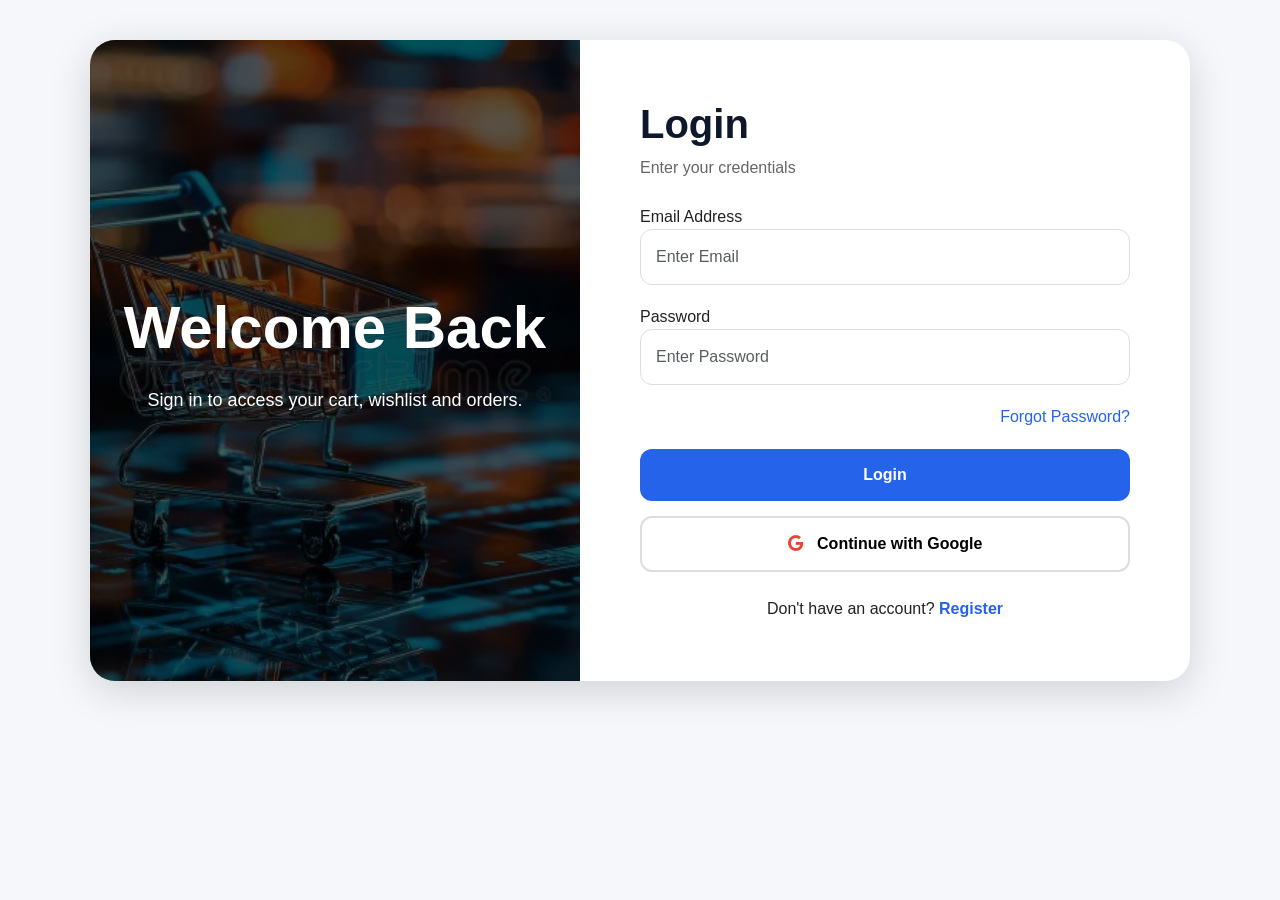
<file: login.html>
<!DOCTYPE html>
<html lang="en">

<head>
    <meta charset="UTF-8">
    <meta name="viewport" content="width=device-width, initial-scale=1.0">
    <title>Login | ElectroHub</title>
    <link href="https://cdn.jsdelivr.net/npm/bootstrap@5.3.3/dist/css/bootstrap.min.css" rel="stylesheet">
    <link rel="stylesheet" href="style.css">
    <link rel="stylesheet" href="https://cdnjs.cloudflare.com/ajax/libs/font-awesome/6.5.1/css/all.min.css">
</head>

<body>
<section class="login-section">
    <div class="login-container">
        <!-- LEFT SIDE -->
        <div class="login-image">
            <div class="overlay">
                <h1>Welcome Back</h1>
                <p>
                    Sign in to access your cart, wishlist and orders.
                </p>
            </div>
        </div>
        <!-- RIGHT SIDE -->
        <div class="login-form-container">
            <h2>Login</h2>
            <p class="subtitle">
                Enter your credentials
            </p>
            <form>
                <div class="mb-3">
                    <label>Email Address</label>
                    <input type="email"
                           class="form-control"
                           placeholder="Enter Email">
                </div>
                <div class="mb-3">
                    <label>Password</label>
                    <input type="password"
                           class="form-control"
                           placeholder="Enter Password">
                </div>
                <div class="forgot">
                    <a href="#">
                        Forgot Password?
                    </a>
                </div>
                <button onclick="location.href='profile.html'"
                        class="login-btn">

                    Login
                </button>
                <button type="button"
                        class="google-btn">
                    <i class="fab fa-google"></i>
                    Continue with Google
                </button>
            </form>
            <div class="register-link">
                Don't have an account?
                <a href="register.html">
                    Register
                </a>
            </div>
        </div>
    </div>
</section>
</body>

</html>
</file>
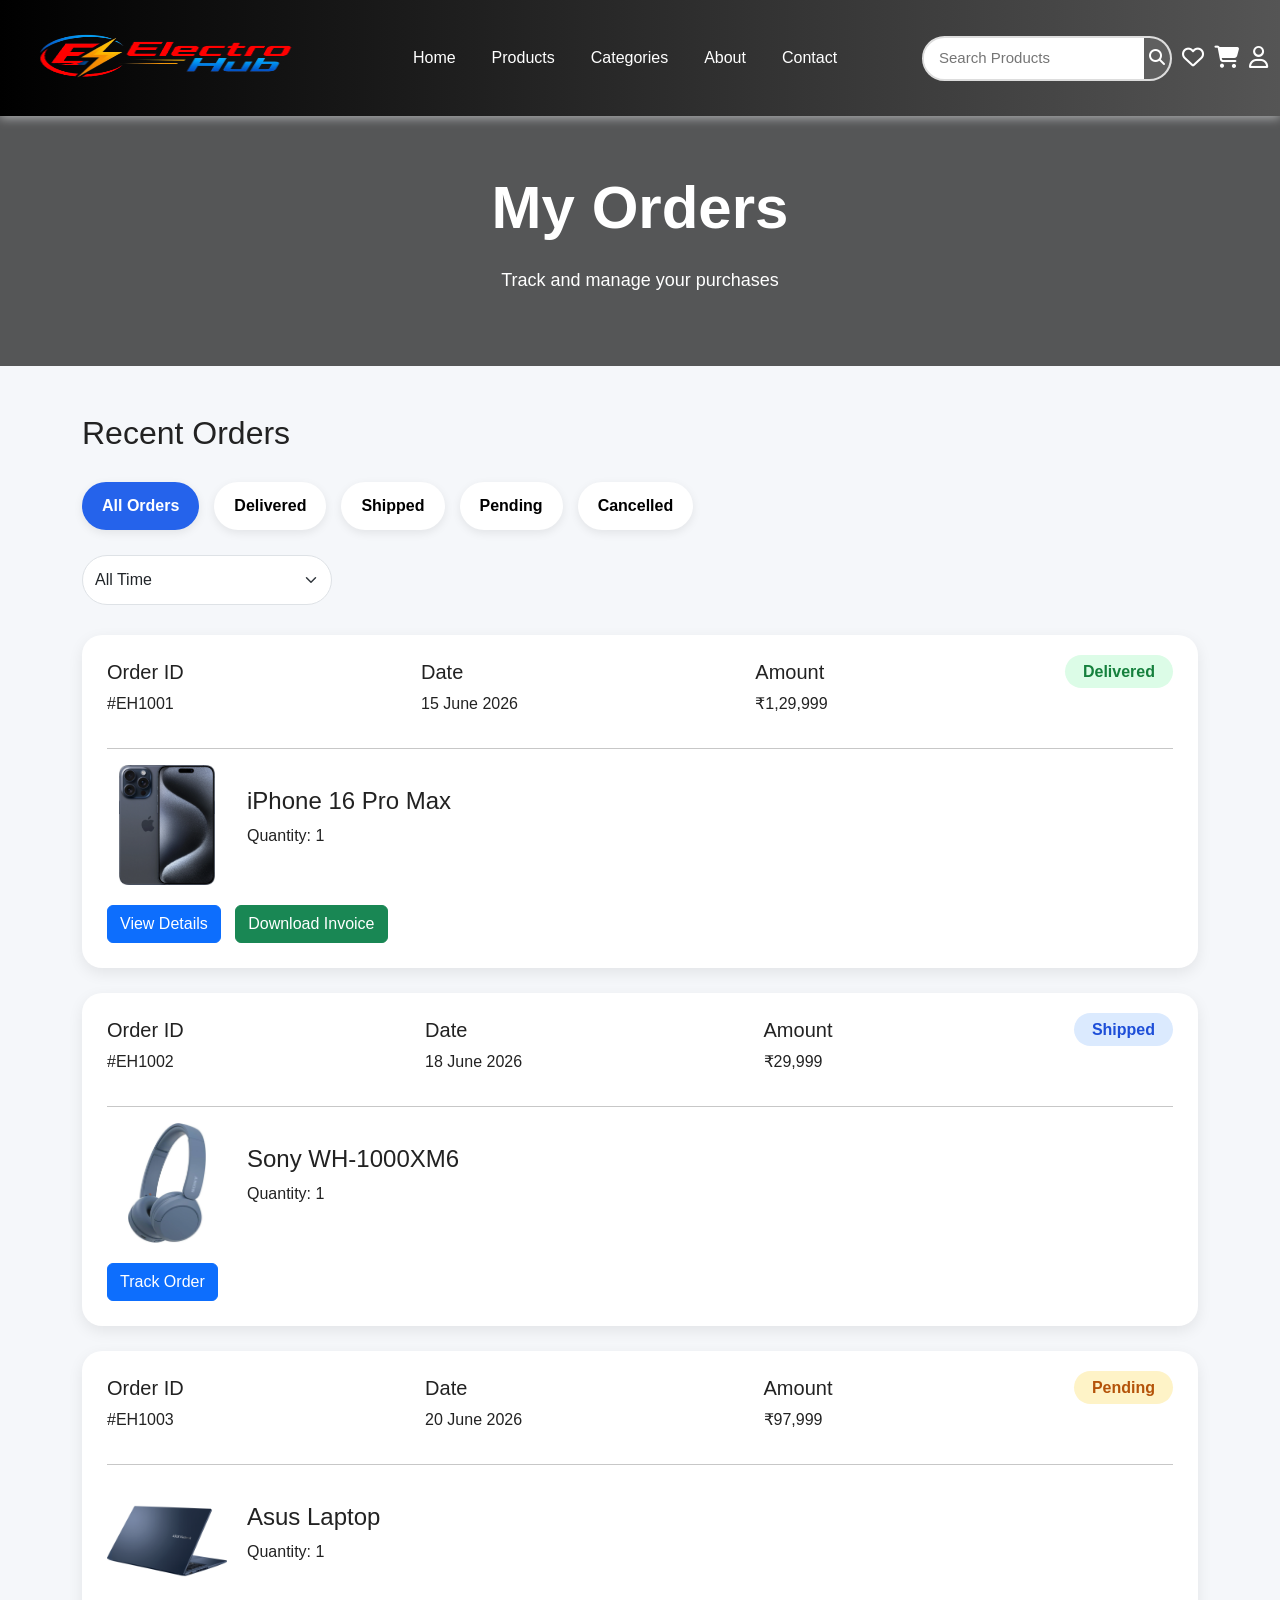
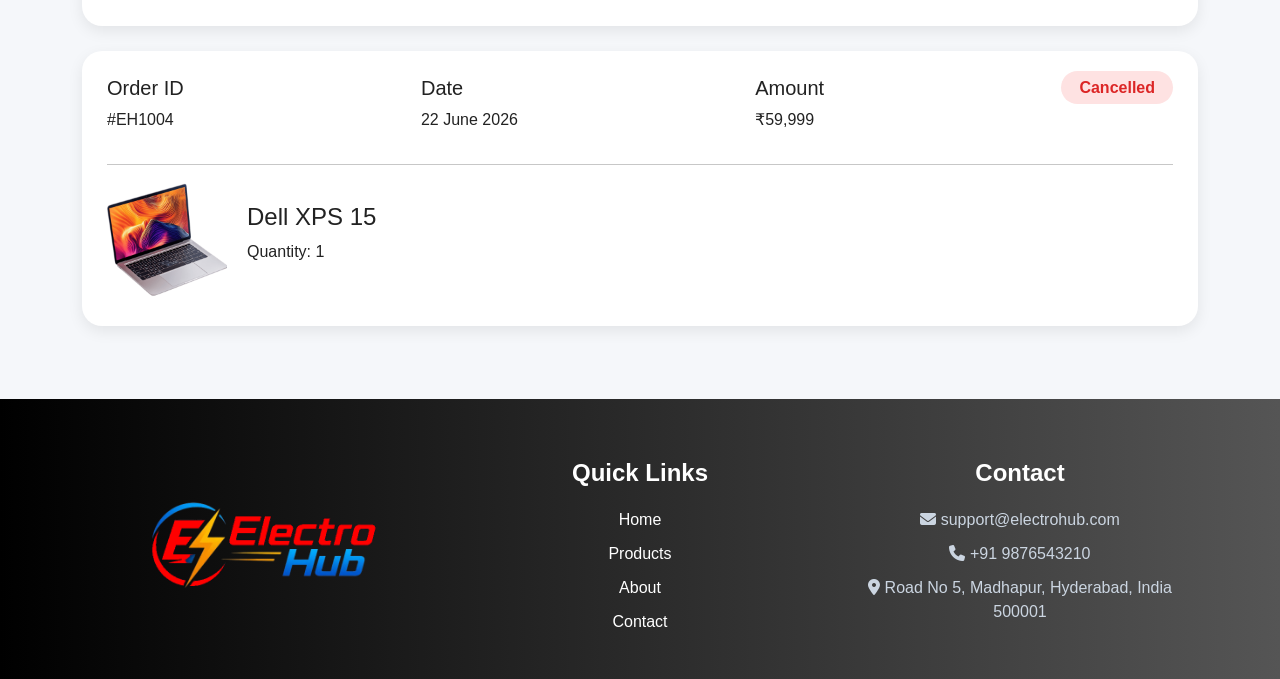
<file: orders.html>
<!DOCTYPE html>
<html lang="en">

<head>
    <meta charset="UTF-8">
    <meta name="viewport" content="width=device-width, initial-scale=1.0">
    <title>My Orders | ElectroHub</title>
    <link href="https://cdn.jsdelivr.net/npm/bootstrap@5.3.3/dist/css/bootstrap.min.css" rel="stylesheet">
    <link rel="stylesheet" href="style.css">
    <link rel="stylesheet" href="https://cdnjs.cloudflare.com/ajax/libs/font-awesome/6.5.1/css/all.min.css">
</head>

<body>

<nav class="navbar navbar-expand-lg navbar-dark sticky-top">
    <div class="container-fluid">
        <a href="index.html" class="navbar-brand">
            <img src="assets/logo.png" style="width:300px" />
        </a>
        <button class="navbar-toggler"
                data-bs-toggle="collapse"
                data-bs-target="#menu">
            <span class="navbar-toggler-icon"></span>
        </button>
        <div class="collapse navbar-collapse"
             id="menu">
            <ul class="navbar-nav mx-auto">
                <li class="nav-item">
                    <a href="index.html" class="nav-link">Home</a>
                </li>
                <li class="nav-item">
                    <a class="nav-link" href="products.html">Products</a>
                </li>
                <li class="nav-item">
                    <a class="nav-link" href="categories.html">Categories</a>
                </li>
                <li class="nav-item">
                    <a class="nav-link" href="about.html">About</a>
                </li>
                <li class="nav-item">
                    <a class="nav-link" href="contact.html">Contact</a>
                </li>
            </ul>
            <div class="nav-icons">
                <div class="search-box">
                    <input type="text"
                        placeholder="Search Products">
                    <button>
                        <i class="fa-solid fa-magnifying-glass"></i>
                    </button>
                </div>
                <div class="icon-box">
                    <i onclick="location.href='wishlist.html'" class="fa-regular fa-heart"></i>
                    <span class="tooltip-text">Wishlist</span>
                </div>
                <div class="icon-box">
                    <i onclick="location.href='cart.html'" class="fa-solid fa-cart-shopping"></i>
                    <span class="tooltip-text">Cart</span>
                </div>
                <div class="icon-box">
                    <i onclick="location.href='login.html'" class="fa-regular fa-user"></i>
                    <span class="tooltip-text">Profile</span>
                </div>
            </div>
        </div>

    </div>
</nav>
<section class="orders-banner">
    <div class="overlay">
        <h1>My Orders</h1>
        <p>Track and manage your purchases</p>
    </div>
</section>

<!-- ORDERS -->
<section class="container py-5">
    <div class="page-title">
        <h2>Recent Orders</h2>
    </div>
    <div class="order-filters">
        <button class="filter-btn active">
            All Orders
        </button>
        <button class="filter-btn">
            Delivered
        </button>
        <button class="filter-btn">
            Shipped
        </button>
        <button class="filter-btn">
            Pending
        </button>
        <button class="filter-btn">
            Cancelled
        </button>
    </div>

    <div class="date-filters">
        <select class="form-select">
            <option>All Time</option>
            <option>This Month</option>
            <option>Last 3 Months</option>
            <option>Last 6 Months</option>
            <option>This Year</option>
        </select>
    </div>

    <!-- ORDER 1 -->
    <div class="order-card">
        <div class="order-top">
            <div>
                <h5>Order ID</h5>
                <p>#EH1001</p>
            </div>
            <div>
                <h5>Date</h5>
                <p>15 June 2026</p>
            </div>
            <div>
                <h5>Amount</h5>
                <p>₹1,29,999</p>
            </div>
            <div>
                <span class="status delivered">
                    Delivered
                </span>
            </div>
        </div>
        <hr>
        <div class="order-items">
            <img src="assets/iphone.jpg" alt="">
            <div>
                <h4>iPhone 16 Pro Max</h4>
                <p>
                   Quantity: 1
                </p>
            </div>
        </div>
        <div class="order-buttons">
            <button class="btn btn-primary">
                View Details
            </button>
            <button class="btn btn-success">
                Download Invoice
            </button>
        </div>
    </div>

    <!-- ORDER 2 -->
    <div class="order-card">
        <div class="order-top">
            <div>
                <h5>Order ID</h5>
                <p>#EH1002</p>
            </div>
            <div>
                <h5>Date</h5>
                <p>18 June 2026</p>
            </div>
            <div>
                <h5>Amount</h5>
                <p>₹29,999</p>
            </div>
            <div>
                <span class="status shipped">
                    Shipped
                </span>
            </div>
        </div>
        <hr>
        <div class="order-items">
            <img src="assets/headphones.jpg" alt="">
            <div>
                <h4>Sony WH-1000XM6</h4>
                <p>
                    Quantity: 1
                </p>
            </div>
        </div>
        <div class="order-buttons">
            <button class="btn btn-primary">
                Track Order
            </button>
        </div>
    </div>
    <!-- ORDER 3 -->
    <div class="order-card">
        <div class="order-top">
            <div>
                <h5>Order ID</h5>
                <p>#EH1003</p>
            </div>
            <div>
                <h5>Date</h5>
                <p>20 June 2026</p>
            </div>
            <div>
                <h5>Amount</h5>
                <p>₹97,999</p>
            </div>
            <div>
                <span class="status pending">
                    Pending
                </span>
            </div>
        </div>
        <hr>
        <div class="order-items">
            <img src="assets/asus.jpg" alt="">
            <div>
                <h4>Asus Laptop</h4>
                <p>
                   Quantity: 1
                </p>
            </div>
        </div>
    </div>
    <!-- ORDER 4 -->
    <div class="order-card">
        <div class="order-top">
            <div>
                <h5>Order ID</h5>
                <p>#EH1004</p>
            </div>
            <div>
                <h5>Date</h5>
                <p>22 June 2026</p>
            </div>
            <div>
                <h5>Amount</h5>
                <p>₹59,999</p>
            </div>
            <div>
                <span class="status cancelled">
                    Cancelled
                </span>
            </div>
        </div>
        <hr>
        <div class="order-items">
            <img src="assets/laptop.png" alt="">
            <div>
                <h4>Dell XPS 15</h4>
                <p>
                   Quantity: 1
                </p>
            </div>
        </div>
    </div>
</section>
</body>

<footer id="index_footer">
    <div class="container">
        <div class="row">
            <div class="col-lg-4">
                <h3>
                    <img id="footerimg" src="assets/logo.png"/>
                </h3>
            </div>
            <div class="col-lg-4">
                <h4>
                    Quick Links
                </h4>
                <ul>
                    <li><a class='nav-link' href="index.html">Home </a></li>
                    <li><a class='nav-link'  href="products.html">Products</a></li>
                    <li><a class='nav-link'  href="about.html">About</a></li>
                    <li><a class='nav-link'  href="contact.html">Contact</a></li>
                </ul>
            </div>
            <div class="col-lg-4">
                <h4>
                    Contact
                </h4>
                <p>
                    <i class="fa-solid fa-envelope"></i>
                    support@electrohub.com
                </p>
                <p>
                    <i class="fa-solid fa-phone"></i>
                    +91 9876543210
                </p>
                <p>
                    <i class="fa-sharp-duotone fa-solid fa-location-dot"></i>
                    Road No 5, Madhapur, Hyderabad, India 500001
                </p>
            </div>
        </div>
    </div>
</footer>

</html>
</file>
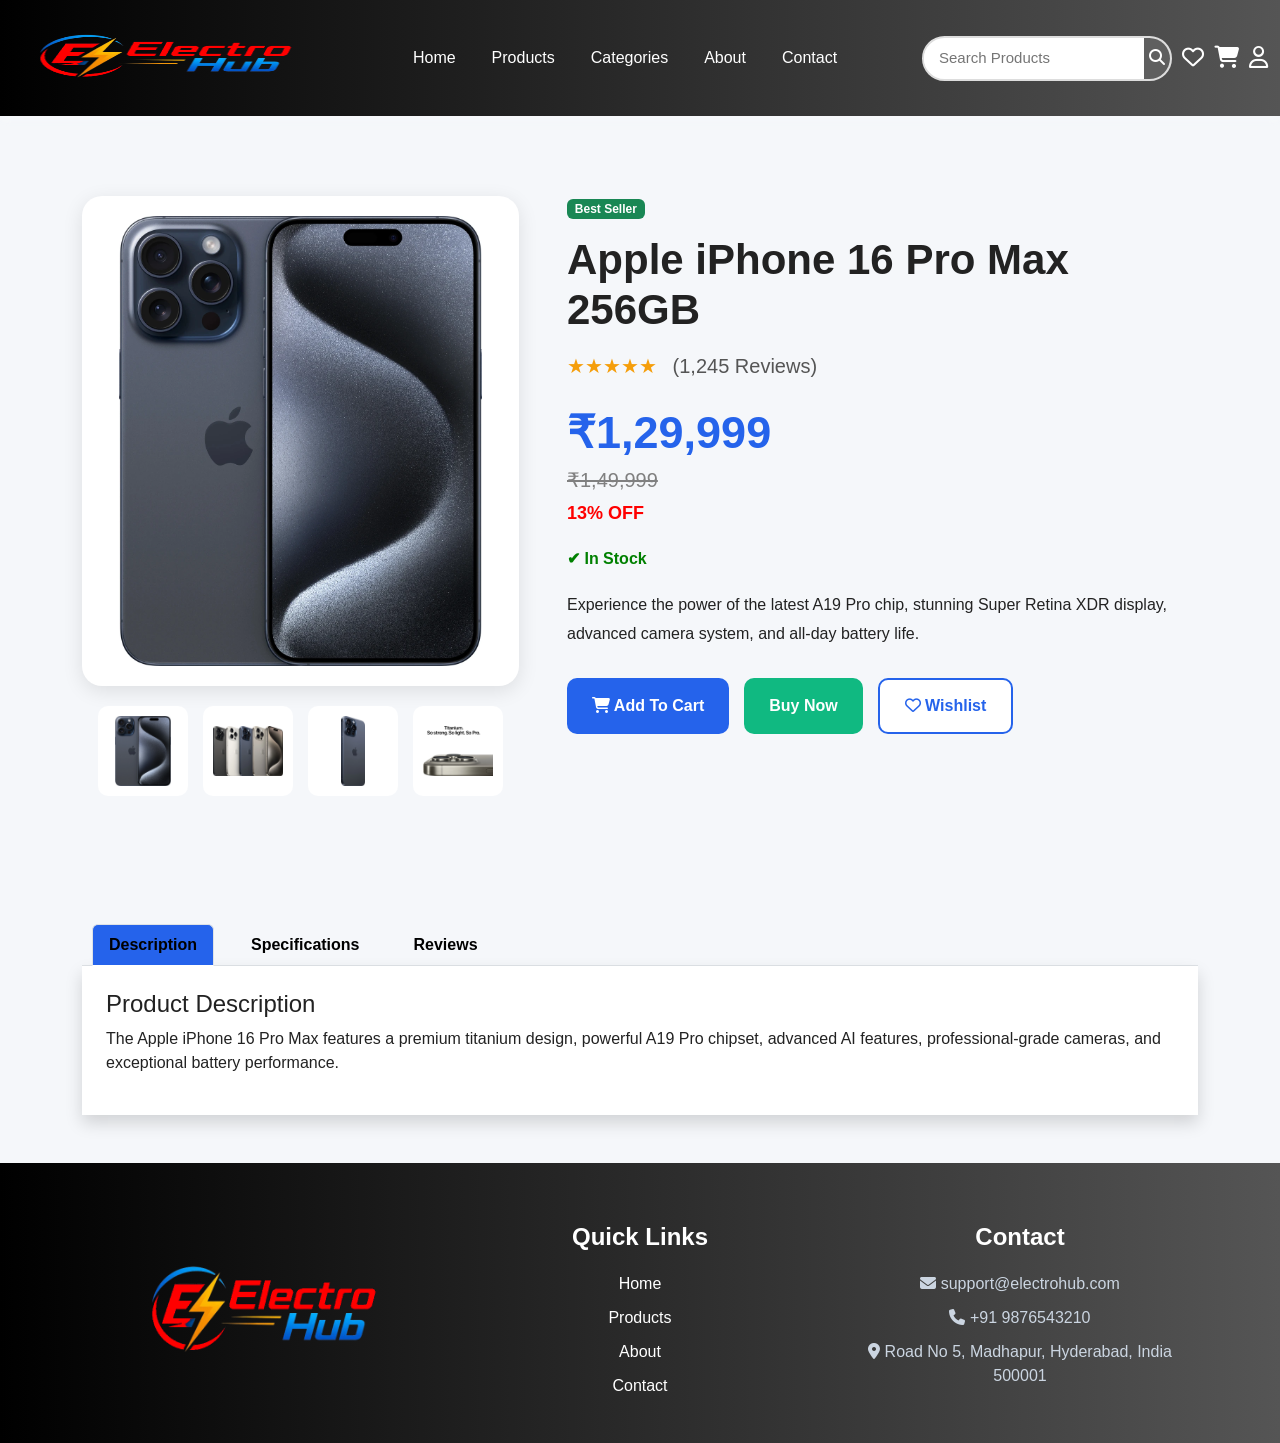
<file: productdetails.html>
<!DOCTYPE html>
<html lang="en">

<head>
    <meta charset="UTF-8">
    <meta name="viewport" content="width=device-width, initial-scale=1.0">
    <title>Product Details</title>
    <link href="https://cdn.jsdelivr.net/npm/bootstrap@5.3.3/dist/css/bootstrap.min.css" rel="stylesheet">
    <link rel="stylesheet" href="style.css">
    <link rel="stylesheet" href="https://cdnjs.cloudflare.com/ajax/libs/font-awesome/6.5.1/css/all.min.css">
    <script src="https://cdn.jsdelivr.net/npm/bootstrap@5.3.3/dist/js/bootstrap.bundle.min.js"></script>
</head>

<body>
<nav class="navbar navbar-expand-lg navbar-dark sticky-top">
    <div class="container-fluid">
        <a href="index.html" class="navbar-brand">
            <img src="assets/logo.png" style="width:300px" />
        </a>
        <button class="navbar-toggler"
                data-bs-toggle="collapse"
                data-bs-target="#menu">
            <span class="navbar-toggler-icon"></span>
        </button>
        <div class="collapse navbar-collapse"
             id="menu">
            <ul class="navbar-nav mx-auto">
                <li class="nav-item">
                    <a href="index.html" class="nav-link">Home</a>
                </li>
                <li class="nav-item">
                    <a class="nav-link" href="products.html">Products</a>
                </li>
                <li class="nav-item">
                    <a class="nav-link" href="categories.html">Categories</a>
                </li>
                <li class="nav-item">
                    <a class="nav-link" href="about.html">About</a>
                </li>
                <li class="nav-item">
                    <a class="nav-link" href="contact.html">Contact</a>
                </li>
            </ul>
            <div class="nav-icons">
                <div class="search-box">
                    <input type="text"
                        placeholder="Search Products">
                    <button>
                        <i class="fa-solid fa-magnifying-glass"></i>
                    </button>
                </div>
                <div class="icon-box">
                    <i onclick="location.href='wishlist.html'" class="fa-regular fa-heart"></i>
                    <span class="tooltip-text">Wishlist</span>
                </div>
                <div class="icon-box">
                    <i onclick="location.href='cart.html'" class="fa-solid fa-cart-shopping"></i>
                    <span class="tooltip-text">Cart</span>
                </div>
                <div class="icon-box">
                    <i onclick="location.href='login.html'" class="fa-regular fa-user"></i>
                    <span class="tooltip-text">Profile</span>
                </div>
            </div>
        </div>

    </div>
</nav>
<section class="product-details-section">
    <div class="container">
        <div class="row g-5">
            <!-- LEFT SIDE -->
            <div class="col-lg-5">
                <div class="main-product-image">
                    <img src="assets/iphone.jpg"
                         alt="Product">
                </div>
                <div class="image-gallery">
                    <img src="assets/iphone.jpg">
                    <img src="assets/iphone-side.jpg">
                    <img src="assets/iphone-back.jpg">
                    <img src="assets/iphone-box.jpg">
                </div>
            </div>
            <!-- RIGHT SIDE -->
            <div class="col-lg-7">
                <span class="badge bg-success">
                    Best Seller
                </span>
                <h1 class="product-title">
                    Apple iPhone 16 Pro Max 256GB
                </h1>
                <div class="rating">
                    ★★★★★
                    <span>
                        (1,245 Reviews)
                    </span>
                </div>
                <div class="price-section">
                    <h2>
                       ₹1,29,999
                    </h2>
                    <h5>
                        <del>₹1,49,999</del>
                    </h5>
                    <span class="discount">
                        13% OFF
                    </span>
                </div>
                <p class="stock">
                    ✔ In Stock
                </p>
                <p class="description">
                    Experience the power of the latest A19 Pro chip,
                    stunning Super Retina XDR display,
                    advanced camera system,
                    and all-day battery life.
                </p>
                <div class="buttons">
                    <button onclick="location.href='cart.html'" class="procart-btn">
                        <i class="fa-solid fa-cart-shopping"></i>
                        Add To Cart
                    </button>
                    <button onclick="location.href='checkout.html'" class="buy-btn">
                        Buy Now
                    </button>
                    <button onclick="location.href='wishlist.html'" class="wishlist-btn">
                        <i class="fa-regular fa-heart"></i>
                        Wishlist
                    </button>
                </div>
            </div>
        </div>
    </div>
</section>

<!-- TABS -->
<section class="container py-5">
    <ul class="nav nav-tabs"
        id="productTabs">
        <li class="nav-item">
            <button class="nav-link active"
                    data-bs-toggle="tab"
                    data-bs-target="#description">
               Description
            </button>
        </li>
        <li class="nav-item">
            <button class="nav-link"
                  data-bs-toggle="tab"
                    data-bs-target="#specs">

                Specifications
            </button>
        </li>
        <li class="nav-item">
            <button class="nav-link"
                    data-bs-toggle="tab"
                    data-bs-target="#proreviews">
                Reviews
            </button>
        </li>
    </ul>
    <div class="tab-content p-4 bg-white shadow">
        <!-- DESCRIPTION -->
        <div class="tab-pane fade show active"
             id="description">
            <h4>Product Description</h4>
            <p>
                The Apple iPhone 16 Pro Max features a premium titanium design,
                powerful A19 Pro chipset,
                advanced AI features,
                professional-grade cameras,
                and exceptional battery performance.
            </p>
        </div>
        <!-- SPECIFICATIONS -->
        <div class="tab-pane fade"
             id="specs">
            <table class="table">
                <tr>
                    <th>Display</th>
                    <td>6.9" OLED</td>
                </tr>
                <tr>
                    <th>Processor</th>
                    <td>A19 Pro Chip</td>
                </tr>
                <tr>
                    <th>RAM</th>
                    <td>12GB</td>
                </tr>
                <tr>
                    <th>Storage</th>
                    <td>256GB</td>
                </tr>
                <tr>
                    <th>Battery</th>
                    <td>5000mAh</td>
                </tr>
                <tr>
                    <th>Camera</th>
                    <td>48MP + 48MP + 12MP</td>
                </tr>
            </table>
        </div>

        <!-- REVIEWS -->
        <div class="tab-pane fade"
             id="proreviews">
            <div class="review-box">
                <h5>
                    Rahul Sharma
                </h5>
                <p>
                    ★★★★★
                </p>
                <p>
                    Amazing performance and camera quality.
                </p>
            </div>
            <hr>
            <div class="review-box">
                <h5>
                    Priya Verma
                </h5>
                <p>
                    ★★★★☆
                </p>
                <p>
                    Battery life is excellent and display is gorgeous.
                </p>
            </div>
        </div>
    </div>
</section>
</body>

<footer id="index_footer">
    <div class="container">
        <div class="row">
            <div class="col-lg-4">
                <h3>
                    <img id="footerimg" src="assets/logo.png"/>
                </h3>
            </div>
            <div class="col-lg-4">
                <h4>
                    Quick Links
                </h4>
                <ul>
                    <li><a class='nav-link' href="index.html">Home </a></li>
                    <li><a class='nav-link'  href="products.html">Products</a></li>
                    <li><a class='nav-link'  href="about.html">About</a></li>
                    <li><a class='nav-link'  href="contact.html">Contact</a></li>
                </ul>
            </div>
            <div class="col-lg-4">
                <h4>
                    Contact
                </h4>
                <p>
                    <i class="fa-solid fa-envelope"></i>
                    support@electrohub.com
                </p>
                <p>
                    <i class="fa-solid fa-phone"></i>
                    +91 9876543210
                </p>
                <p>
                    <i class="fa-sharp-duotone fa-solid fa-location-dot"></i>
                    Road No 5, Madhapur, Hyderabad, India 500001
                </p>
            </div>
        </div>
    </div>
</footer>
</html>
</file>
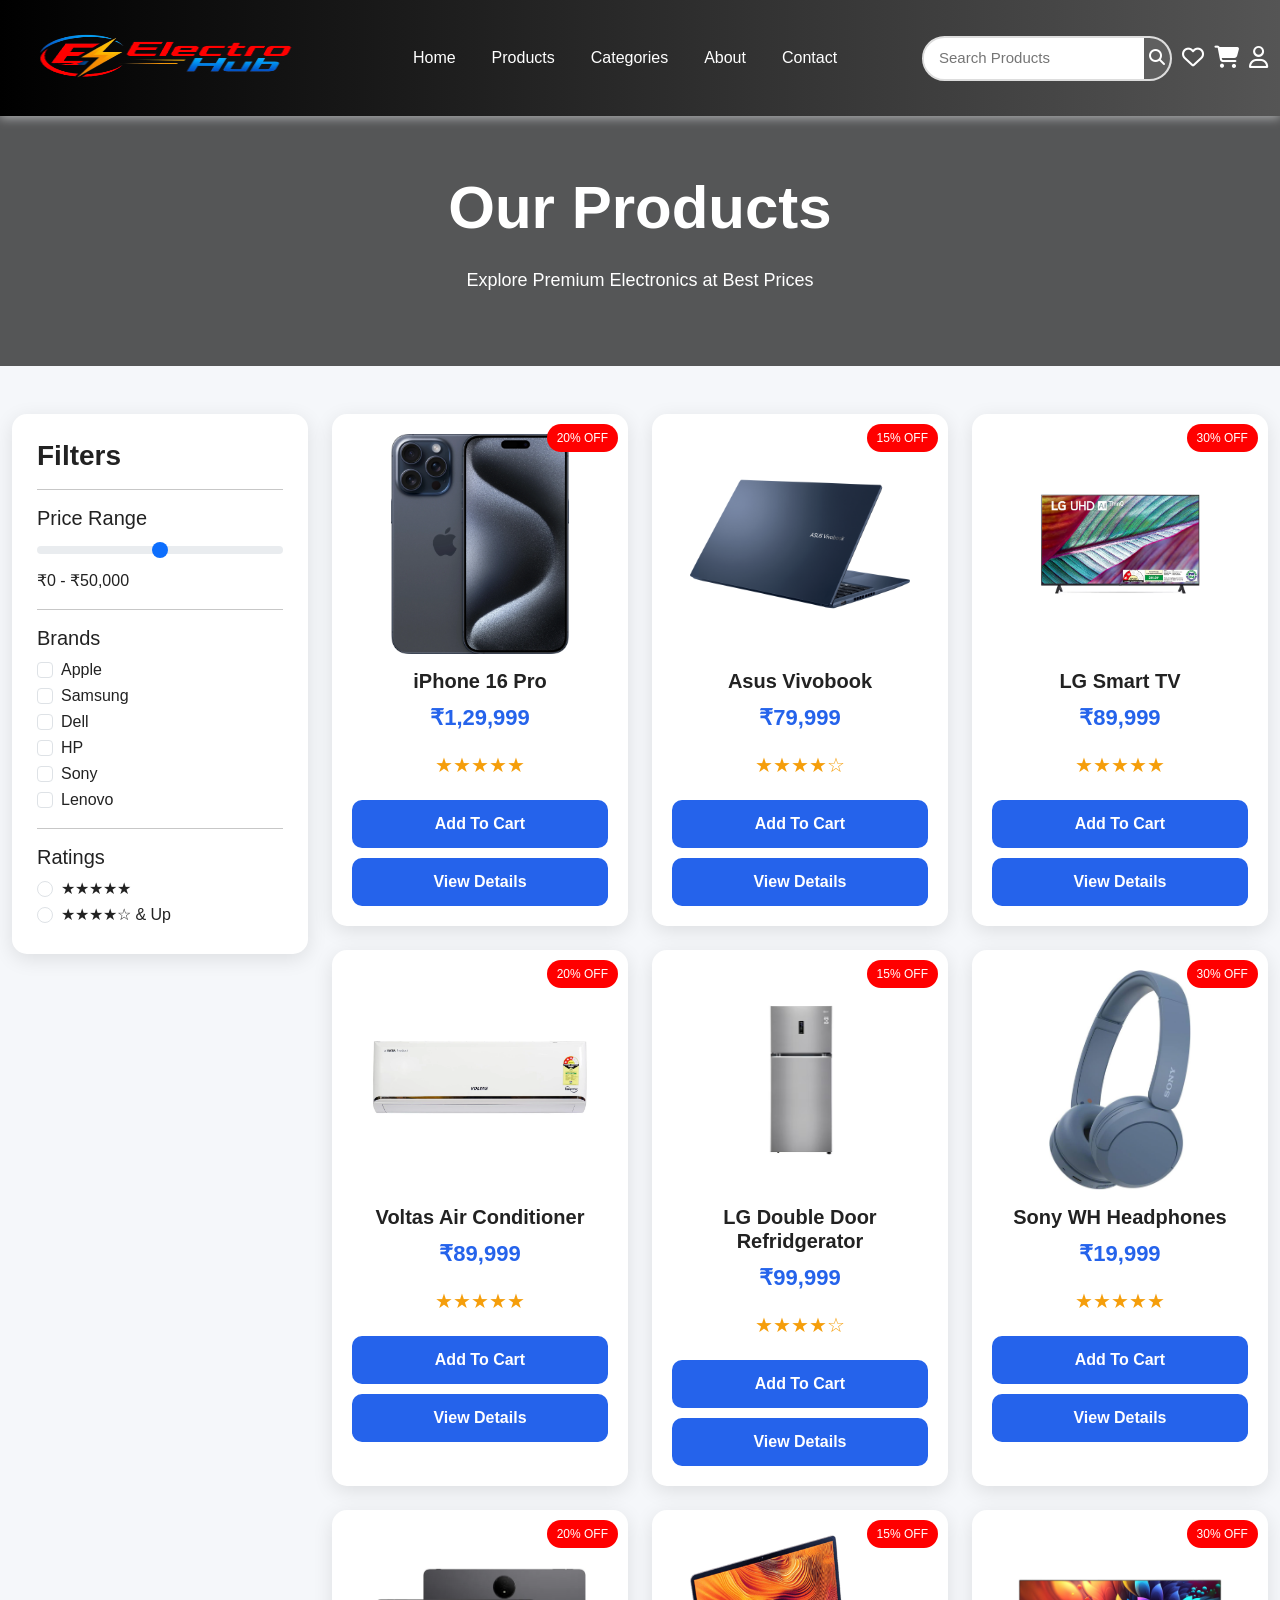
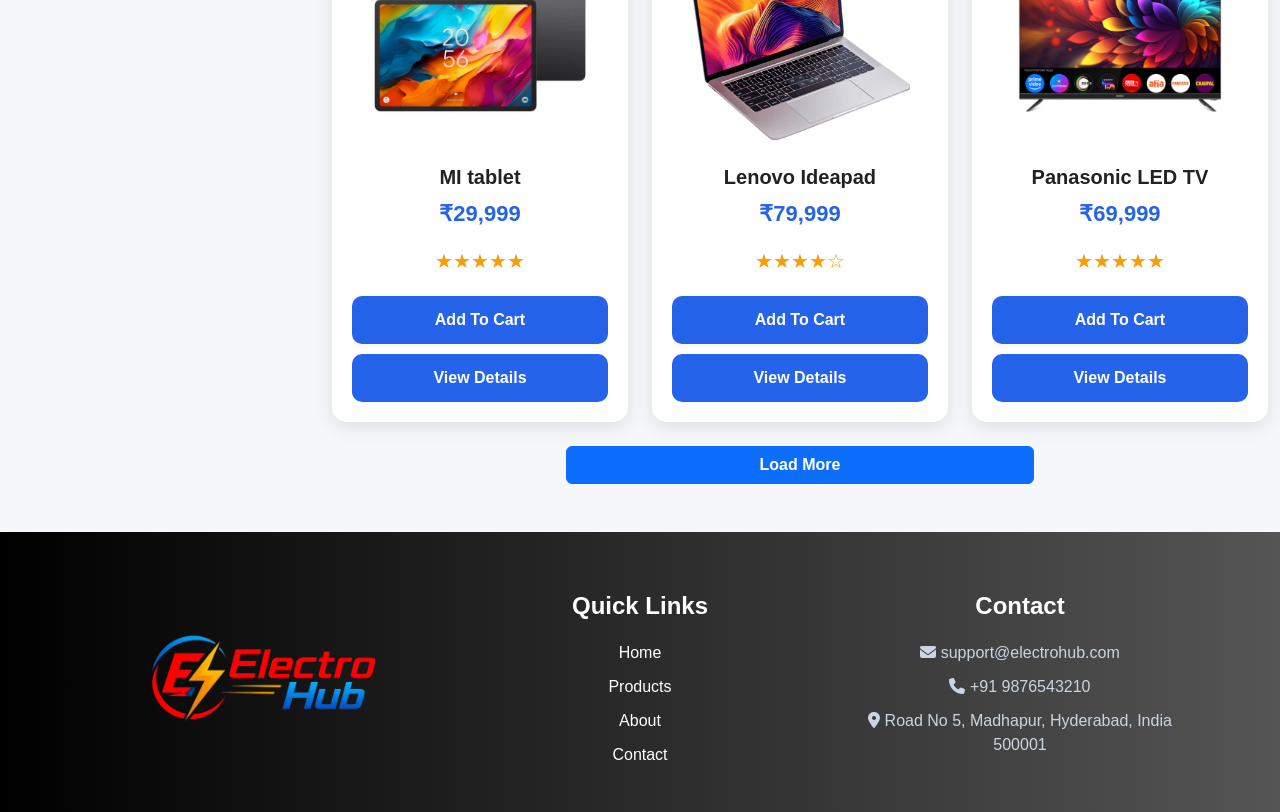
<file: products.html>
<!DOCTYPE html>
<html lang="en">

<head>
    <meta charset="UTF-8">
    <meta name="viewport" content="width=device-width, initial-scale=1.0">
    <title>ElectroHub - Products</title>
    <link href="https://cdn.jsdelivr.net/npm/bootstrap@5.3.3/dist/css/bootstrap.min.css" rel="stylesheet">
    <link rel="stylesheet" href="style.css">
    <link rel="stylesheet" href="https://cdnjs.cloudflare.com/ajax/libs/font-awesome/6.5.1/css/all.min.css">
</head>

<body>
<nav class="navbar navbar-expand-lg navbar-dark sticky-top">
    <div class="container-fluid">
        <a href="index.html" class="navbar-brand">
            <img src="assets/logo.png" style="width:300px" />
        </a>
        <button class="navbar-toggler"
                data-bs-toggle="collapse"
                data-bs-target="#menu">
            <span class="navbar-toggler-icon"></span>
        </button>
        <div class="collapse navbar-collapse"
             id="menu">
            <ul class="navbar-nav mx-auto">
                <li class="nav-item">
                    <a href="index.html" class="nav-link">Home</a>
                </li>
                <li class="nav-item">
                    <a class="nav-link" href="products.html">Products</a>
                </li>
                <li class="nav-item">
                    <a class="nav-link" href="categories.html">Categories</a>
                </li>
                <li class="nav-item">
                    <a class="nav-link" href="about.html">About</a>
                </li>
                <li class="nav-item">
                    <a class="nav-link" href="contact.html">Contact</a>
                </li>
            </ul>
            <div class="nav-icons">
                <div class="search-box">
                    <input type="text"
                        placeholder="Search Products">
                    <button>
                        <i class="fa-solid fa-magnifying-glass"></i>
                    </button>
                </div>
                <div class="icon-box">
                    <i onclick="location.href='wishlist.html'" class="fa-regular fa-heart"></i>
                    <span class="tooltip-text">Wishlist</span>
                </div>
                <div class="icon-box">
                    <i onclick="location.href='cart.html'" class="fa-solid fa-cart-shopping"></i>
                    <span class="tooltip-text">Cart</span>
                </div>
                <div class="icon-box">
                    <i onclick="location.href='login.html'" class="fa-regular fa-user"></i>
                    <span class="tooltip-text">Profile</span>
                </div>
            </div>
        </div>

    </div>
</nav>

<!-- PAGE HEADER -->
<section class="products-banner">
    <div class="overlay">
        <h1>Our Products</h1>
        <p>Explore Premium Electronics at Best Prices</p>
    </div>
</section>
<!-- PRODUCTS SECTION -->
<section class="container-fluid py-5">
    <div class="row">
        <!-- LEFT FILTERS -->
        <div class="col-lg-3">
            <div class="filter-box">
                <h3>Filters</h3>
                <hr>
                <h5>Price Range</h5>
                <input type="range" class="form-range">
                <p>₹0 - ₹50,000</p>
                <hr>
                <h5>Brands</h5>
                <div class="form-check">
                    <input class="form-check-input" type="checkbox">
                    <label>Apple</label>
                </div>
                <div class="form-check">
                    <input class="form-check-input" type="checkbox">
                    <label>Samsung</label>
                </div>
                <div class="form-check">
                    <input class="form-check-input" type="checkbox">
                    <label>Dell</label>
                </div>
                <div class="form-check">
                    <input class="form-check-input" type="checkbox">
                    <label>HP</label>
                </div>
                <div class="form-check">
                    <input class="form-check-input" type="checkbox">
                    <label>Sony</label>
                </div>
                <div class="form-check">
                    <input class="form-check-input" type="checkbox">
                    <label>Lenovo</label>
                </div>
                <hr>
                <h5>Ratings</h5>
                <div class="form-check">
                    <input class="form-check-input" type="radio" name="rating">
                    <label>★★★★★</label>
                </div>
                <div class="form-check">
                    <input class="form-check-input" type="radio" name="rating">
                    <label>★★★★☆ & Up</label>
                </div>
            </div>
        </div>
        <!-- RIGHT PRODUCTS -->
        <div class="col-lg-9">
            <div class="row">
                <!-- PRODUCT CARD -->
                <div class="col-md-6 col-lg-4 mb-4">
                    <div class="product-card">
                        <span class="sale-badge">20% OFF</span>
                        <img src="assets/iphone.jpg">
                        <h5>iPhone 16 Pro</h5>
                        <p class="price">₹1,29,999</p>
                        <div class="rating">
                            ★★★★★
                        </div>
                        <button onclick="location.href='cart.html'" class="cart-btn">
                            Add To Cart
                        </button>
                        <button onclick="location.href='productdetails.html'" class="details-btn">
                            View Details
                        </button>
                    </div>
                </div>
                <!-- PRODUCT 2 -->
                <div class="col-md-6 col-lg-4 mb-4">
                    <div class="product-card">
                        <span class="sale-badge">15% OFF</span>
                        <img src="assets/asus.jpg">
                        <h5>Asus Vivobook</h5>
                        <p class="price">₹79,999</p>
                        <div class="rating">
                            ★★★★☆
                        </div>
                        <button onclick="location.href='cart.html'" class="cart-btn">
                            Add To Cart
                        </button>
                        <button onclick="location.href='productdetails.html'" class="details-btn">
                            View Details
                        </button>
                    </div>
                </div>
                <!-- PRODUCT 3 -->
                <div class="col-md-6 col-lg-4 mb-4">
                    <div class="product-card">
                        <span class="sale-badge">30% OFF</span>
                        <img src="assets/lg.jpg">
                        <h5>LG Smart TV</h5>
                        <p class="price">₹89,999</p>
                        <div class="rating">
                            ★★★★★
                        </div>
                        <button onclick="location.href='cart.html'" class="cart-btn">
                            Add To Cart
                        </button>
                        <button onclick="location.href='productdetails.html'" class="details-btn">
                            View Details
                        </button>
                    </div>
                </div>
                <div class="col-md-6 col-lg-4 mb-4">
                    <div class="product-card">
                        <span class="sale-badge">20% OFF</span>
                        <img src="assets/ac.jpg">
                        <h5>Voltas Air Conditioner</h5>
                        <p class="price">₹89,999</p>
                        <div class="rating">
                            ★★★★★
                        </div>
                        <button onclick="location.href='cart.html'" class="cart-btn">
                            Add To Cart
                        </button>
                        <button onclick="location.href='productdetails.html'" class="details-btn">
                            View Details
                        </button>
                    </div>
                </div>
                <!-- PRODUCT 2 -->
                <div class="col-md-6 col-lg-4 mb-4">
                    <div class="product-card">
                        <span class="sale-badge">15% OFF</span>
                        <img src="assets/fridge.jpg">
                        <h5>LG Double Door Refridgerator</h5>
                        <p class="price">₹99,999</p>
                        <div class="rating">
                            ★★★★☆
                        </div>
                        <button onclick="location.href='cart.html'" class="cart-btn">
                            Add To Cart
                        </button>
                        <button onclick="location.href='productdetails.html'" class="details-btn">
                            View Details
                        </button>
                    </div>
                </div>
                <!-- PRODUCT 3 -->
                <div class="col-md-6 col-lg-4 mb-4">
                    <div class="product-card">
                        <span class="sale-badge">30% OFF</span>
                        <img src="assets/headphones.jpg">
                        <h5>Sony WH Headphones</h5>
                        <p class="price">₹19,999</p>
                        <div class="rating">
                            ★★★★★
                        </div>
                        <button onclick="location.href='cart.html'" class="cart-btn">
                            Add To Cart
                        </button>
                        <button onclick="location.href='productdetails.html'" class="details-btn">
                            View Details
                        </button>
                    </div>
                </div>
                <div class="col-md-6 col-lg-4 mb-4">
                    <div class="product-card">
                        <span class="sale-badge">20% OFF</span>
                        <img src="assets/tablet.png">
                        <h5>MI tablet</h5>
                        <p class="price">₹29,999</p>
                        <div class="rating">
                            ★★★★★
                        </div>
                        <button onclick="location.href='cart.html'" class="cart-btn">
                            Add To Cart
                        </button>
                        <button onclick="location.href='productdetails.html'" class="details-btn">
                            View Details
                        </button>
                    </div>
                </div>
                <!-- PRODUCT 2 -->
                <div class="col-md-6 col-lg-4 mb-4">
                    <div class="product-card">
                        <span class="sale-badge">15% OFF</span>
                        <img src="assets/laptop.png">
                        <h5>Lenovo Ideapad</h5>
                        <p class="price">₹79,999</p>
                        <div class="rating">
                            ★★★★☆
                        </div>
                        <button onclick="location.href='cart.html'" class="cart-btn">
                            Add To Cart
                        </button>
                        <button onclick="location.href='productdetails.html'" class="details-btn">
                            View Details
                        </button>
                    </div>
                </div>
                <!-- PRODUCT 3 -->
                <div class="col-md-6 col-lg-4 mb-4">
                    <div class="product-card">
                        <span class="sale-badge">30% OFF</span>
                        <img src="assets/tv.png">
                        <h5>Panasonic LED TV</h5>
                        <p class="price">₹69,999</p>
                        <div class="rating">
                            ★★★★★
                        </div>
                        <button onclick="location.href='cart.html'" class="cart-btn">
                            Add To Cart
                        </button>
                        <button onclick="location.href='productdetails.html'" class="details-btn">
                            View Details
                        </button>
                    </div>
                </div>
            </div>
            <div class="text-center w-100">
                <button class="btn btn-primary w-50 fw-bold">Load More</button>
            </div>
        </div>
    </div>
</section>
</body>

<footer id="index_footer">
    <div class="container">
        <div class="row">
            <div class="col-lg-4">
                <h3>
                    <img id="footerimg" src="assets/logo.png"/>
                </h3>
            </div>
            <div class="col-lg-4">
                <h4>
                    Quick Links
                </h4>
                <ul>
                    <li><a class='nav-link' href="index.html">Home </a></li>
                    <li><a class='nav-link'  href="products.html">Products</a></li>
                    <li><a class='nav-link'  href="about.html">About</a></li>
                    <li><a class='nav-link'  href="contact.html">Contact</a></li>
                </ul>
            </div>
            <div class="col-lg-4">
                <h4>
                    Contact
                </h4>
                <p>
                    <i class="fa-solid fa-envelope"></i>
                    support@electrohub.com
                </p>
                <p>
                    <i class="fa-solid fa-phone"></i>
                    +91 9876543210
                </p>
                <p>
                    <i class="fa-sharp-duotone fa-solid fa-location-dot"></i>
                    Road No 5, Madhapur, Hyderabad, India 500001
                </p>
            </div>
        </div>
    </div>
</footer>
</html>
</file>
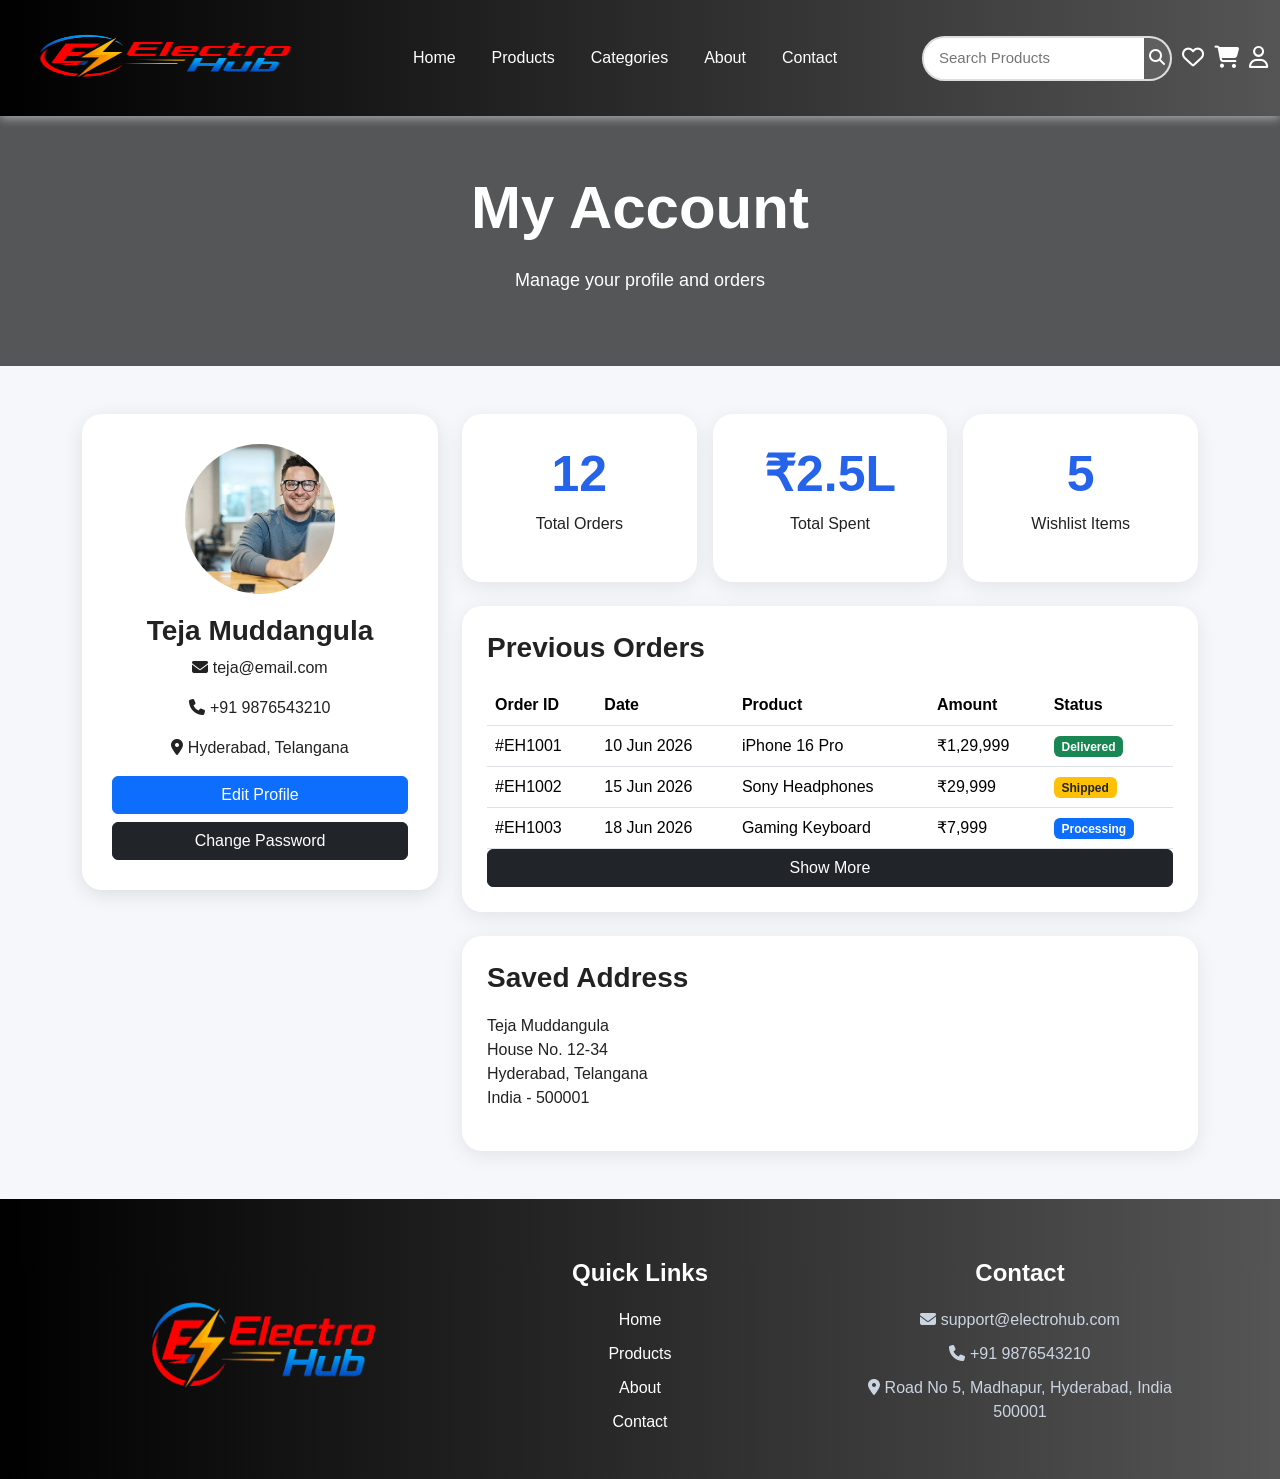
<file: profile.html>
<!DOCTYPE html>
<html lang="en">

<head>
    <meta charset="UTF-8">
    <meta name="viewport" content="width=device-width, initial-scale=1.0">
    <title>User Profile | ElectroHub</title>
    <link href="https://cdn.jsdelivr.net/npm/bootstrap@5.3.3/dist/css/bootstrap.min.css" rel="stylesheet">
    <link rel="stylesheet" href="style.css">
    <link rel="stylesheet" href="https://cdnjs.cloudflare.com/ajax/libs/font-awesome/6.5.1/css/all.min.css">
</head>

<body>
<nav class="navbar navbar-expand-lg navbar-dark sticky-top">
    <div class="container-fluid">
        <a href="index.html" class="navbar-brand">
            <img src="assets/logo.png" style="width:300px" />
        </a>
        <button class="navbar-toggler"
                data-bs-toggle="collapse"
                data-bs-target="#menu">
            <span class="navbar-toggler-icon"></span>
        </button>
        <div class="collapse navbar-collapse"
             id="menu">
            <ul class="navbar-nav mx-auto">
                <li class="nav-item">
                    <a href="index.html" class="nav-link">Home</a>
                </li>
                <li class="nav-item">
                    <a class="nav-link" href="products.html">Products</a>
                </li>
                <li class="nav-item">
                    <a class="nav-link" href="categories.html">Categories</a>
                </li>
                <li class="nav-item">
                    <a class="nav-link" href="about.html">About</a>
                </li>
                <li class="nav-item">
                    <a class="nav-link" href="contact.html">Contact</a>
                </li>
            </ul>
            <div class="nav-icons">
                <div class="search-box">
                    <input type="text"
                        placeholder="Search Products">
                    <button>
                        <i class="fa-solid fa-magnifying-glass"></i>
                    </button>
                </div>
                <div class="icon-box">
                    <i onclick="location.href='wishlist.html'" class="fa-regular fa-heart"></i>
                    <span class="tooltip-text">Wishlist</span>
                </div>
                <div class="icon-box">
                    <i onclick="location.href='cart.html'" class="fa-solid fa-cart-shopping"></i>
                    <span class="tooltip-text">Cart</span>
                </div>
                <div class="icon-box">
                    <i onclick="location.href='login.html'" class="fa-regular fa-user"></i>
                    <span class="tooltip-text">Profile</span>
                </div>
            </div>
        </div>

    </div>
</nav>

<!-- PAGE HEADER -->
<section class="profile-banner">
    <div class="overlay">
        <h1>My Account</h1>
        <p>Manage your profile and orders</p>
    </div>
</section>
<!-- PROFILE SECTION -->
<section class="container py-5">
    <div class="row">
        <!-- PROFILE CARD -->
        <div class="col-lg-4 mb-4">
            <div class="profile-card">
                <img src="assets/team3.jpg" alt="Profile">
                <h3>Teja Muddangula</h3>
                <p>
                    <i class="fa-solid fa-envelope"></i>
                    teja@email.com
                </p>
                <p>
                    <i class="fa-solid fa-phone"></i>
                    +91 9876543210
                </p>
                <p>
                    <i class="fa-solid fa-location-dot"></i>
                    Hyderabad, Telangana
                </p>
                <button class="btn btn-primary w-100 mb-2">
                    Edit Profile
                </button>
                <button class="btn btn-dark w-100">
                    Change Password
                </button>
            </div>
        </div>
        <!-- RIGHT CONTENT -->
        <div class="col-lg-8">
            <!-- ACCOUNT STATS -->
            <div class="row g-3 mb-4">
                <div class="col-md-4">
                    <div class="stat-card">
                        <h2>12</h2>
                        <p>Total Orders</p>
                    </div>
                </div>
                <div class="col-md-4">
                    <div class="stat-card">
                        <h2>₹2.5L</h2>
                        <p>Total Spent</p>
                    </div>
                </div>
                <div class="col-md-4">
                    <div class="stat-card">
                        <h2>5</h2>
                        <p>Wishlist Items</p>
                    </div>
                </div>
            </div>
            <!-- PREVIOUS ORDERS -->
            <div class="orders-card">
                <h3>Previous Orders</h3>
                <table class="table">
                    <thead>
                        <tr>
                            <th>Order ID</th>
                            <th>Date</th>
                            <th>Product</th>
                            <th>Amount</th>
                            <th>Status</th>
                        </tr>
                    </thead>
                    <tbody>
                        <tr>
                            <td>#EH1001</td>
                            <td>10 Jun 2026</td>
                            <td>iPhone 16 Pro</td>
                            <td>₹1,29,999</td>
                            <td>
                                <span class="badge bg-success">
                                    Delivered
                                </span>
                            </td>
                        </tr>
                        <tr>
                            <td>#EH1002</td>
                            <td>15 Jun 2026</td>
                            <td>Sony Headphones</td>
                            <td>₹29,999</td>
                            <td>
                                <span class="badge bg-warning text-dark">
                                    Shipped
                                </span>
                            </td>
                        </tr>
                        <tr>
                            <td>#EH1003</td>
                            <td>18 Jun 2026</td>
                            <td>Gaming Keyboard</td>
                            <td>₹7,999</td>
                            <td>
                                <span class="badge bg-primary">
                                    Processing
                                </span>
                            </td>
                        </tr>
                    </tbody>
                </table>
                <button onclick="location.href='orders.html'" class="btn btn-dark w-100">
                    Show More
                </button>
            </div>
            <!-- SAVED ADDRESSES -->
            <div class="address-card mt-4">
                <h3>Saved Address</h3>
                <p>
                    Teja Muddangula<br>
                    House No. 12-34<br>
                    Hyderabad, Telangana<br>
                    India - 500001
                </p>
            </div>
        </div>
    </div>
</section>
</body>

<footer id="index_footer">
    <div class="container">
        <div class="row">
            <div class="col-lg-4">
                <h3>
                    <img id="footerimg" src="assets/logo.png"/>
                </h3>
            </div>
            <div class="col-lg-4">
                <h4>
                    Quick Links
                </h4>
                <ul>
                    <li><a class='nav-link' href="index.html">Home </a></li>
                    <li><a class='nav-link'  href="products.html">Products</a></li>
                    <li><a class='nav-link'  href="about.html">About</a></li>
                    <li><a class='nav-link'  href="contact.html">Contact</a></li>
                </ul>
            </div>
            <div class="col-lg-4">
                <h4>
                    Contact
                </h4>
                <p>
                    <i class="fa-solid fa-envelope"></i>
                    support@electrohub.com
                </p>
                <p>
                    <i class="fa-solid fa-phone"></i>
                    +91 9876543210
                </p>
                <p>
                    <i class="fa-sharp-duotone fa-solid fa-location-dot"></i>
                    Road No 5, Madhapur, Hyderabad, India 500001
                </p>
            </div>
        </div>
    </div>
</footer>

</html>
</file>
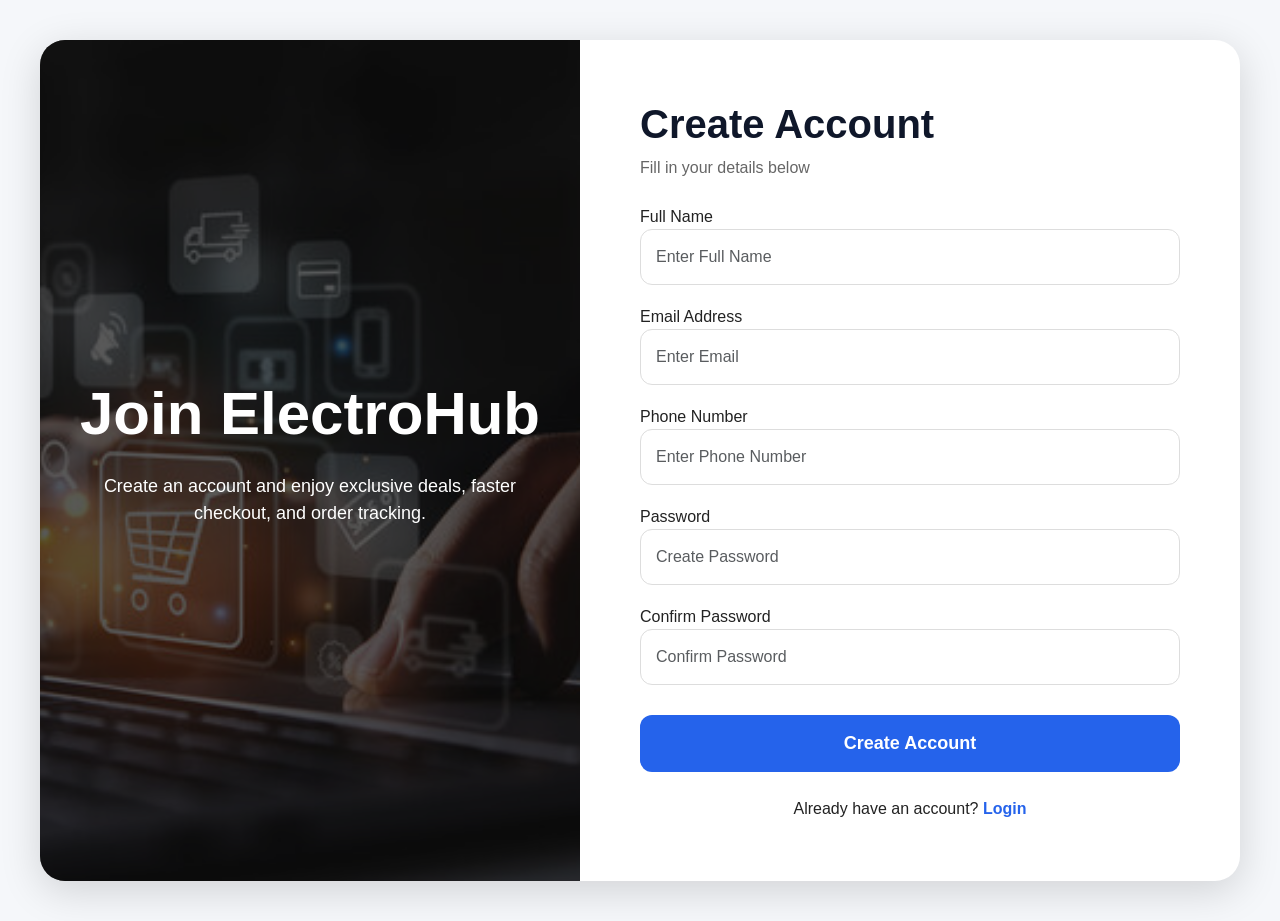
<file: register.html>
<!DOCTYPE html>
<html lang="en">

<head>
    <meta charset="UTF-8">
    <meta name="viewport" content="width=device-width, initial-scale=1.0">
    <title>Register | ElectroHub</title>
    <link href="https://cdn.jsdelivr.net/npm/bootstrap@5.3.3/dist/css/bootstrap.min.css" rel="stylesheet">
    <link rel="stylesheet" href="style.css">
    <link rel="stylesheet" href="https://cdnjs.cloudflare.com/ajax/libs/font-awesome/6.5.1/css/all.min.css">
</head>

<body>
<section class="register-section">
    <div class="register-container">
        <!-- LEFT SIDE -->
        <div class="register-image">
            <div class="overlay">
                <h1>Join ElectroHub</h1>
                <p>
                    Create an account and enjoy exclusive deals,
                    faster checkout, and order tracking.
                </p>
            </div>
        </div>
        <!-- RIGHT SIDE -->
        <div class="register-form-container">
            <h2>Create Account</h2>
            <p class="subtitle">
                Fill in your details below
            </p>
            <form>
                <div class="mb-3">
                    <label>Full Name</label>
                    <input type="text"
                           class="form-control"
                           placeholder="Enter Full Name">
                </div>
                <div class="mb-3">
                    <label>Email Address</label>
                    <input type="email"
                           class="form-control"
                           placeholder="Enter Email">
                </div>
                <div class="mb-3">
                    <label>Phone Number</label>
                    <input type="tel"
                           class="form-control"
                           placeholder="Enter Phone Number">
                </div>
                <div class="mb-3">
                    <label>Password</label>
                    <input type="password"
                           class="form-control"
                           placeholder="Create Password">
                </div>
                <div class="mb-3">
                    <label>Confirm Password</label>
                    <input type="password"
                           class="form-control"
                           placeholder="Confirm Password">
                </div>
            </form>
                <button onclick="location.href='login.html', alert('Account Created Successfully')"
                        class="register-btn">
                    Create Account
                </button>
            <div class="login-link">
                Already have an account?
                <a href="login.html">
                    Login
                </a>
            </div>
        </div>
    </div>
</section>
</body>

</html>
</file>
<file: style.css>
*{
    margin:0;
    padding:0;
    box-sizing:border-box;
}


body{
    font-family:'Segoe UI',sans-serif;
    background:#f5f7fa;
    color:#222;
    overflow-x:hidden;
}

.navbar{
    background:linear-gradient(to right,rgb(0, 0, 0), #555);
    box-shadow:0 2px 10px rgba(251, 253, 255, 0.534);
}

.navbar .container{
    margin:0px;
    padding:0px;
}

.navbar-brand img{
    margin:0px;
    padding:0px;
    width:250%;
    height:10vh;
}

.nav-link{
    color:white !important;
    margin:0 10px;
    font-weight:500;
    transition:.3s;
    text-align:center;
}

.nav-link:hover{
    color:#38bdf8 !important;
}

.nav-icons{
    display:flex;
    gap:10px;
    justify-content:center;
}

.search-box{
    display:flex;
    align-items:center;
    background:white;
    border:2px solid #ddd;
    border-radius:30px;
    overflow:hidden;
    width:250px;
    height:45px;
}

.search-box input{
    flex:1;
    border:none;
    outline:none;
    padding:0 15px;
    font-size:15px;
}

.search-box button{
    border:none;
    background:#5f5f5f;
    color:white;
    width:50px;
    height:100%;
    cursor:pointer;
}

.search-box button:hover{
    background:#d81d1d;
}

.icon-box{
    margin-top:10px;
    position:relative;
    cursor:pointer;
}

.icon-box i{
    font-size:22px;
    color:white;
    transition:0.3s;
}

.icon-box:hover i{
    color:#38bdf8;
}

.tooltip-text{
    position:absolute;
    bottom:-35px;
    left:50%;
    transform:translateX(-50%);
    background:#0f172a;
    color:white;
    padding:6px 12px;
    border-radius:6px;
    font-size:12px;
    white-space:nowrap;
    opacity:0;
    visibility:hidden;
    transition:0.3s;
}

#menu{
    width:100%;
}

.icon-box:hover .tooltip-text{
    opacity:1;
    font-weight: bold;
    font-size:medium;
    visibility:visible;
}
#hero{
    position: relative;
}

.carousel-item{
    position: relative;
}
    
.caption{
    width:100%;
    height:500px;
    display:flex;
    justify-content: center;
    align-items:center;
    flex-direction: column;
    background-size:cover;
    background-position:center;
    color:white;
}

.caption h1{
    font-size:60px;
    font-weight:700;
}

.caption p{
    font-size:20px;
}

.caption .btn{
    padding:12px 30px;
    font-weight:bold;
    margin-top:10px;
}
.banner1{
    background-image:linear-gradient(to bottom,rgba(0, 0, 0, 0.562),rgba(0, 0, 0, 0.753)),url("assets/hero1.jpg")
}
.banner2{
    background-image:linear-gradient(to bottom,rgba(0, 0, 0, 0.562),rgba(0, 0, 0, 0.753)),url("assets/hero2.jpg")
}
.banner3{
    background-image:linear-gradient(to bottom,rgba(0, 0, 0, 0.562),rgba(0, 0, 0, 0.753)),url("assets/hero3.jpg")
}
.banner4{
    background-image:linear-gradient(to bottom,rgba(0, 0, 0, 0.562),rgba(0, 0, 0, 0.753)),url("assets/hero4.jpg")
}

#categories{
    padding-top:80px;
}

#categories h2{
    font-weight:700;
}

#categories .category-card{
    background:white;
    text-align:center;
    padding:25px;
    border-radius:20px;
    transition:.2s;
    cursor:pointer;
    box-shadow:0 5px 20px rgba(0, 0, 0, 0.568);
}

#categories .category-card:hover{
    transform:translateY(-10px);
    box-shadow:10px 10px 10px rgb(65, 65, 65);
}

#categories .category-card img{
    width:100%;
    object-fit: contain;
}

#categories .category-card h5{
    margin-top:15px;
    font-weight:600;
}

#products{
    padding-top:80px;
}

#products h2{
    font-weight:700;
}

.product-card{
    background:white;
    border-radius:20px;
    overflow:hidden;
    padding:20px;
    text-align:center;
    transition:.4s;
    box-shadow:0 5px 20px rgba(0,0,0,.08);
    height:100%;
}

.product-card:hover{
    transform:translateY(-10px);
    box-shadow:0 10px 30px rgba(0,0,0,.15);
}

.product-card img{
    width:100%;
    height:220px;
    object-fit:contain;
}

.product-card h5{
    margin-top:15px;
    font-weight:600;
}

.product-card p{
    font-size:22px;
    color:#2563eb;
    font-weight:bold;
}

.product-card button{
    width:100%;
    border:none;
    background:#2563eb;
    color:white;
    padding:12px;
    border-radius:10px;
    font-weight:bold;
}

.product-card button:hover{
    background:#1d4ed8;
}

#flash-sale{
    background:linear-gradient(
    135deg,
    #ef4444,
    #dc2626
    );

    color:white;
    padding:80px 0;
    margin-top:80px;
}

#flash-sale h2{
    font-size:50px;
    font-weight:700;
}

#flash-sale h3{
    margin-top:10px;
    margin-bottom:25px;
}

#timer{
    font-size:40px;
    font-weight:bold;
}

#timer span{
    background:white;
    color:#dc2626;
    padding:10px 20px;
    border-radius:10px;
    margin:5px;
}

#why-us{
    padding-top:80px;
}

.feature-card{
    background:white;
    padding:40px;
    border-radius:20px;
    text-align:center;
    transition:.4s;
    box-shadow:0 5px 20px rgba(0,0,0,.08);
    margin-bottom:20px;
}

.feature-card:hover{
    transform:translateY(-10px);
}

.feature-card i{
    font-size:50px;
    color:#2563eb;
    margin-bottom:20px;
}

.feature-card h4{
    font-weight:600;
}

#reviews{
    padding-top:80px;
}

.review-card{
    background:white;
    padding:30px;
    border-radius:20px;
    text-align:center;
    box-shadow:0 5px 20px rgba(0,0,0,.08);
    transition:.4s;
    margin-bottom:20px;
}

.review-card:hover{
    transform:translateY(-10px);
}

.review-card h3{
    color:#f59e0b;
    font-weight:700;
}

.review-card p{
    margin-top:15px;
    color:#555;
}

.review-card h5{
    margin-top:15px;
    font-weight:600;
}

#brands{
    width:100%;
    display:flex;
    flex-wrap:wrap;
    justify-content: space-between;
}

#brandlogo{
    width:10%;
    height:10vh;
}

#downloadlogo{
    width:30%;
    padding-right:50px;
}

#newsletter{
    background:#0f172a;
    color:white;
    padding:80px 0;
    margin-top:80px;
}

#newsletter h2{
    margin-bottom:25px;
    font-weight:700;
}

#newsletter input{
    width:400px;
    max-width:90%;
    padding:15px;
    border:none;
    border-radius:10px;
    outline:none;
}

#newsletter button{
    padding:15px 25px;
    border:none;
    background:#38bdf8;
    color:white;
    border-radius:10px;
    margin-left:10px;
    font-weight:bold;
}

#newsletter button:hover{
    background:#0ea5e9;
}

#index_footer{
    background:linear-gradient(to right,rgb(0, 0, 0), #555);
    color:white;
    padding:60px 0 20px;
}

footer h3,
footer h4{
    margin-bottom:20px;
    font-weight:700;
}

footer p,
footer li{
    color:#cbd5e1;
    margin-bottom:10px;
}
footer ul{
    list-style:none;
    padding:0%;
}

footer li{
    cursor:pointer;
}

footer li:hover{
    color:#38bdf8;
}

footer .row{
    row-gap:30px;
}

#footerimg{
    width:75%;
    height:20vh;
}

.badge-sale{
    position:absolute;
    top:10px;
    left:10px;
    background:red;
    color:white;
    padding:5px 12px;
    border-radius:30px;
    font-size:12px;
}

.badge-new{
    position:absolute;
    top:10px;
    right:10px;
    background:green;
    color:white;
    padding:5px 12px;
    border-radius:30px;
    font-size:12px;
}

::-webkit-scrollbar{
    width:10px;
}

::-webkit-scrollbar-track{
    background:#ddd;
}

::-webkit-scrollbar-thumb{
    background:#2563eb;
    border-radius:20px;
}

@media(max-width:992px){

    .carousel-caption h1{
        font-size:40px;
    }

    .carousel-item img{
        height:500px;
    }

    .icons{
        margin-top:20px;
    }
}

@media(max-width:768px){

    .carousel-caption{
        bottom:15%;
    }

    .carousel-caption h1{
        font-size:28px;
    }

    .carousel-caption p{
        font-size:15px;
    }

    #timer{
        font-size:24px;
    }

    #newsletter button{
        margin-top:10px;
        margin-left:0;
    }

    .navbar-brand{
        font-size:26px;
    }
}


/* BANNER */

.products-banner{

    height:250px;
    background-size:cover;

    background-position:center;

    position:relative;
}

.overlay{

    position:absolute;

    inset:0;

    background:rgba(0,0,0,0.6);

    display:flex;

    flex-direction:column;

    justify-content:center;

    align-items:center;

    color:white;
}

.overlay h1{

    font-size:60px;

    font-weight:bold;
}

/* FILTER BOX */

.filter-box{

    background:white;

    padding:25px;

    border-radius:15px;

    box-shadow:0 5px 20px rgba(0,0,0,0.1);

    position:sticky;

    top:100px;
}

.filter-box h3{

    font-weight:bold;
}

.filter-box h5{

    margin-top:15px;
}

/* PRODUCT CARD */

.product-card{

    background:white;

    padding:20px;

    border-radius:15px;

    text-align:center;

    position:relative;

    transition:0.4s;

    height:100%;

    box-shadow:0 5px 20px rgba(0,0,0,0.1);
}

.product-card:hover{

    transform:translateY(-10px);
}

.product-card img{

    width:100%;

    height:220px;

    object-fit:contain;
}

.product-card h5{

    margin-top:15px;

    font-weight:600;
}

.price{

    color:#2563eb;

    font-size:22px;

    font-weight:bold;
}

.rating{

    color:#f59e0b;

    margin-bottom:15px;
}

.sale-badge{

    position:absolute;

    top:10px;

    right:10px;

    background:red;

    color:white;

    padding:5px 10px;

    border-radius:20px;

    font-size:12px;
}

.cart-btn{

    width:100%;

    border:none;

    background:#2563eb;

    color:white;

    padding:10px;

    border-radius:8px;

    margin-bottom:10px;
}

.details-btn{

    width:100%;

    border:2px solid #2563eb;

    background:white;

    color:#2563eb;

    padding:10px;

    border-radius:8px;
}

.cart-btn:hover{

    background:#1e40af;
}

.details-btn:hover{

    background:#2563eb;

    color:white;
}

/* MOBILE */

@media(max-width:768px){

    .products-banner h1{

        font-size:36px;
    }

    .filter-box{

        margin-bottom:30px;

        position:static;
    }
}




.product-details-section{
    padding:80px 0;
}

.main-product-image{

    background:white;

    padding:20px;

    border-radius:20px;

    box-shadow:0 5px 20px rgba(0,0,0,.1);
}

.main-product-image img{

    width:100%;

    height:450px;

    object-fit:contain;
}

.image-gallery{

    display:flex;

    justify-content:center;

    gap:15px;

    margin-top:20px;
}

.image-gallery img{

    width:90px;

    height:90px;

    object-fit:contain;

    background:white;

    padding:10px;

    border-radius:10px;

    cursor:pointer;

    transition:.3s;
}

.image-gallery img:hover{

    transform:scale(1.1);

    border:2px solid #2563eb;
}

.product-title{

    font-size:42px;

    font-weight:700;

    margin-top:15px;
}

.rating{

    color:#f59e0b;

    font-size:20px;

    margin-top:15px;
}

.rating span{

    color:#555;

    margin-left:10px;
}

.price-section{

    margin-top:25px;
}

.price-section h2{

    color:#2563eb;

    font-size:45px;

    font-weight:bold;
}

.price-section h5{

    color:gray;
}

.discount{

    color:red;

    font-weight:bold;

    font-size:18px;
}

.stock{

    color:green;

    font-weight:bold;

    margin-top:20px;
}

.description{

    margin-top:20px;

    line-height:1.8;
}

.buttons{

    display:flex;

    gap:15px;

    margin-top:30px;

    flex-wrap:wrap;
}

.procart-btn{

    background:#2563eb;

    color:white;

    border:none;

    padding:14px 25px;

    border-radius:10px;

    font-weight:bold;
}

.buy-btn{

    background:#10b981;

    color:white;

    border:none;

    padding:14px 25px;

    border-radius:10px;

    font-weight:bold;
}

.wishlist-btn{

    background:white;

    border:2px solid #2563eb;

    color:#2563eb;

    padding:14px 25px;

    border-radius:10px;

    font-weight:bold;
}

.procart-btn:hover{

    background:#1d4ed8;
}

.buy-btn:hover{

    background:#059669;
}

.wishlist-btn:hover{

    background:#2563eb;

    color:white;
}

#productTabs li button{
    color:#000000 !important;
    font-weight:600;
}

#productTabs li button.active{

    background:#2563eb !important;
    color:black !important;
}

.review-box{

    padding:15px;
}

@media(max-width:768px){

    .product-title{

        font-size:28px;
    }

    .price-section h2{

        font-size:32px;
    }

    .buttons{

        flex-direction:column;
    }
}



/* HERO */

.category-hero{

    height:250px;

    background-size:cover;

    background-position:center;

    position:relative;
}

.overlay{

    position:absolute;

    inset:0;

    background:rgba(0,0,0,0.65);

    display:flex;

    flex-direction:column;

    justify-content:center;

    align-items:center;

    text-align:center;

    color:white;
}

.overlay h1{

    font-size:60px;

    font-weight:bold;
}

.overlay p{

    font-size:20px;
}

/* CARDS */

.category-card{

    background:white;

    border-radius:20px;

    overflow:hidden;

    transition:0.4s;

    box-shadow:0 5px 20px rgba(0,0,0,0.1);

    height:100%;
}

.category-card:hover{

    transform:translateY(-10px);

    box-shadow:0 15px 30px rgba(0,0,0,0.15);
}

.category-card img{

    width:100%;

    height:250px;
    padding-top:10px;

    object-fit:contain;

    transition:0.5s;
}

.category-card:hover img{

    transform:scale(1.1);
}

.content{

    padding:25px;

    text-align:center;
}

.content h3{

    font-weight:700;

    margin-bottom:15px;
}

.content p{

    color:#666;

    min-height:60px;
}

.content .btn{

    padding:10px 25px;

    border-radius:30px;

    font-weight:600;
}

/* MOBILE */

@media(max-width:768px){

    .overlay h1{

        font-size:36px;
    }

    .overlay p{

        font-size:16px;
    }

    .category-card img{

        height:200px;
    }

}






/* HERO */

.cart-banner{

    height:250px;
    background:url("assets/cart-banner.jpg");
    background-size:cover;
    background-position:center;
    position:relative;
}

.overlay{
    position:absolute;
    inset:0;
    background:rgba(0,0,0,0.65);
    display:flex;
    flex-direction:column;
    justify-content:center;
    align-items:center;
    color:white;
}

.overlay h1{
    font-size:55px;
    font-weight:bold;
}

/* CART TABLE */

.cart-table{
    background:white;
    padding:25px;
    border-radius:20px;
    box-shadow:0 5px 20px rgba(0,0,0,.1);
}

.product-info{
    display:flex;
    align-items:center;
    gap:15px;
}

.product-info img{
    width:80px;
    height:80px;
    object-fit:contain;
}

.quantity{
    width:80px;
}

.remove-btn{
    border:none;
    background:#ef4444;
    color:white;
    padding:8px 15px;
    border-radius:8px;
}

.remove-btn:hover{
    background:#dc2626;
}

/* ACTIONS */

.cart-actions{
    display:flex;
    gap:15px;
    margin-top:20px;
    flex-wrap:wrap;
}

.update-btn{

    background:#2563eb;

    color:white;

    border:none;

    padding:12px 20px;

    border-radius:10px;
}

.shopping-btn{

    background:#111827;

    color:white;

    border:none;

    padding:12px 20px;

    border-radius:10px;
}

/* SUMMARY */

.summary-card{

    background:white;

    padding:30px;

    border-radius:20px;

    box-shadow:0 5px 20px rgba(0,0,0,.1);

    position:sticky;

    top:100px;
}

.summary-card h3{

    font-weight:700;
}

.summary-row{

    display:flex;

    justify-content:space-between;

    margin:15px 0;
}

.total{

    font-size:22px;

    font-weight:bold;
}

.checkout-btn{

    width:100%;

    margin-top:20px;

    border:none;

    background:#10b981;

    color:white;

    padding:15px;

    border-radius:10px;

    font-size:18px;

    font-weight:bold;
}

.checkout-btn:hover{

    background:#059669;
}

/* MOBILE */

@media(max-width:768px){

    .overlay h1{

        font-size:35px;
    }

    .product-info{

        flex-direction:column;
        text-align:center;
    }

    .summary-card{

        position:static;
    }

}





/* HERO */

.checkout-banner{

    height:250px;

    background-size:cover;
    background-position:center;

    position:relative;
}

.overlay{

    position:absolute;
    inset:0;

    background:rgba(0,0,0,0.65);

    display:flex;
    flex-direction:column;
    justify-content:center;
    align-items:center;

    color:white;
}

.overlay h1{

    font-size:55px;
    font-weight:bold;
}

/* CARDS */

.checkout-card{

    background:white;

    padding:30px;

    border-radius:20px;

    box-shadow:0 5px 20px rgba(0,0,0,.1);
}

.checkout-card h2{

    margin-bottom:20px;

    font-weight:700;
}

/* FORM */

.form-control{

    padding:12px;

    border-radius:10px;
}

.form-control:focus{

    box-shadow:none;

    border-color:#2563eb;
}

/* PAYMENT */

.payment-option{

    background:#f8fafc;

    padding:15px;

    border-radius:10px;

    margin-bottom:15px;

    display:flex;
    align-items:center;
    gap:10px;
}

.payment-option:hover{

    background:#e2e8f0;
}

/* SUMMARY */

.summary-card{

    background:white;

    padding:30px;

    border-radius:20px;

    box-shadow:0 5px 20px rgba(0,0,0,.1);

    position:sticky;

    top:100px;
}

.summary-card h3{

    font-weight:700;
}

.product-row{

    display:flex;

    justify-content:space-between;

    margin:15px 0;
}

.total{

    font-size:22px;

    font-weight:bold;
}

/* BUTTON */

.place-order-btn{

    width:100%;

    margin-top:25px;

    border:none;

    background:#10b981;

    color:white;

    padding:15px;

    border-radius:10px;

    font-size:18px;

    font-weight:bold;

    transition:.3s;
}

.place-order-btn:hover{

    background:#059669;
}

/* MOBILE */

@media(max-width:768px){

    .overlay h1{

        font-size:35px;
    }

    .summary-card{

        position:static;
    }

}




.login-section{

    width:100%;

    padding:40px;
}

.login-container{

    max-width:1100px;

    margin:auto;

    display:flex;

    background:white;

    border-radius:25px;

    overflow:hidden;

    box-shadow:0 10px 40px rgba(0,0,0,0.15);
}

/* LEFT */

.login-image{

    flex:1;

    background:url("assets/cart-banner.jpg");

    background-size:cover;

    background-position:center;

    position:relative;

    min-height:600px;
}

.overlay{

    position:absolute;

    inset:0;

    background:rgba(0,0,0,0.65);

    display:flex;

    flex-direction:column;

    justify-content:center;

    align-items:center;

    text-align:center;

    color:white;

    padding:30px;
}

.overlay h1{

    font-size:50px;

    font-weight:bold;
}

.overlay p{

    margin-top:15px;

    font-size:18px;
}

/* RIGHT */

.login-form-container{

    flex:1;

    padding:60px;
}

.login-form-container h2{

    font-size:40px;

    font-weight:700;

    color:#0f172a;
}

.subtitle{

    color:#666;

    margin-bottom:30px;
}

.form-control{

    padding:14px;

    border-radius:12px;

    border:1px solid #ddd;
}

.form-control:focus{

    box-shadow:none;

    border-color:#2563eb;
}

.forgot{

    text-align:right;

    margin-bottom:20px;
}

.forgot a{

    color:#2563eb;

    text-decoration:none;
}

.login-btn{

    width:100%;

    background:#2563eb;

    color:white;

    border:none;

    padding:14px;

    border-radius:12px;

    font-weight:bold;

    margin-bottom:15px;

    transition:0.3s;
}

.login-btn:hover{

    background:#1d4ed8;
}

.google-btn{

    width:100%;

    background:white;

    border:2px solid #ddd;

    padding:14px;

    border-radius:12px;

    font-weight:600;

    transition:0.3s;
}

.google-btn i{

    margin-right:10px;

    color:#ea4335;
}

.google-btn:hover{

    background:#f8f9fa;
}

.register-link{

    text-align:center;

    margin-top:25px;
}

.register-link a{

    color:#2563eb;

    font-weight:bold;

    text-decoration:none;
}

/* MOBILE */

@media(max-width:992px){

    .login-container{

        flex-direction:column;
    }

    .login-image{

        min-height:300px;
    }

    .login-form-container{

        padding:35px;
    }

    .overlay h1{

        font-size:35px;
    }
}







.register-section{

    width:100%;

    padding:40px;
}

.register-container{

    max-width:1200px;

    margin:auto;

    display:flex;

    background:white;

    border-radius:25px;

    overflow:hidden;

    box-shadow:0 10px 40px rgba(0,0,0,0.15);
}

/* LEFT SIDE */

.register-image{

    flex:1;

    background:url("assets/company-story.jpg");

    background-size:cover;

    background-position:center;

    min-height:700px;

    position:relative;
}

.overlay{

    position:absolute;

    inset:0;

    background:rgba(0,0,0,0.65);

    display:flex;

    flex-direction:column;

    justify-content:center;

    align-items:center;

    text-align:center;

    color:white;

    padding:30px;
}

.overlay h1{

    font-size:50px;

    font-weight:700;
}

.overlay p{

    margin-top:15px;

    font-size:18px;

    max-width:450px;
}

/* RIGHT SIDE */

.register-form-container{

    flex:1;

    padding:60px;
}

.register-form-container h2{

    font-size:40px;

    font-weight:700;

    color:#0f172a;
}

.subtitle{

    color:#666;

    margin-bottom:25px;
}

.form-control{

    padding:14px;

    border-radius:12px;

    border:1px solid #ddd;
}

.form-control:focus{

    border-color:#2563eb;

    box-shadow:none;
}

.register-btn{

    width:100%;

    border:none;

    background:#2563eb;

    color:white;

    padding:15px;

    border-radius:12px;

    font-size:18px;

    font-weight:600;

    margin-top:10px;

    transition:0.3s;
}

.register-btn:hover{

    background:#1d4ed8;
}

.login-link{

    text-align:center;

    margin-top:25px;
}

.login-link a{

    color:#2563eb;

    font-weight:bold;

    text-decoration:none;
}

/* MOBILE */

@media(max-width:992px){

    .register-container{

        flex-direction:column;
    }

    .register-image{

        min-height:300px;
    }

    .register-form-container{

        padding:35px;
    }

    .overlay h1{

        font-size:35px;
    }
}






/* BANNER */

.profile-banner{
    height:250px;
    background-size:cover;
    background-position:center;
    position:relative;
}

.overlay{
    position:absolute;
    inset:0;
    background:rgba(0,0,0,.65);

    display:flex;
    flex-direction:column;
    justify-content:center;
    align-items:center;

    color:white;
}

.overlay h1{
    font-size:55px;
    font-weight:bold;
}

/* PROFILE CARD */

.profile-card{

    background:white;

    border-radius:20px;

    padding:30px;

    text-align:center;

    box-shadow:0 5px 20px rgba(0,0,0,.1);
}

.profile-card img{

    width:150px;
    height:150px;

    border-radius:50%;

    object-fit:cover;

    margin-bottom:20px;
}

.profile-card h3{
    font-weight:bold;
}

/* STATS */

.stat-card{

    background:white;

    text-align:center;

    padding:25px;

    border-radius:15px;

    box-shadow:0 5px 15px rgba(0,0,0,.08);
}

.stat-card h2{

    color:#2563eb;

    font-weight:bold;
}

/* ORDERS */

.orders-card,
.address-card{

    background:white;

    padding:25px;

    border-radius:20px;

    box-shadow:0 5px 20px rgba(0,0,0,.08);
}

.orders-card h3,
.address-card h3{

    margin-bottom:20px;

    font-weight:bold;
}

.table{
    margin-bottom:0;
}

/* MOBILE */

@media(max-width:768px){

    .overlay h1{
        font-size:35px;
    }

    .profile-card{
        margin-bottom:20px;
    }

    .table{
        font-size:13px;
    }
}



/* HERO */

.orders-banner{

    height:250px;

    background-size:cover;
    background-position:center;

    position:relative;
}

.overlay{

    position:absolute;
    inset:0;

    background:rgba(0,0,0,.65);

    display:flex;
    flex-direction:column;
    justify-content:center;
    align-items:center;

    color:white;
}

.overlay h1{

    font-size:55px;
    font-weight:bold;
}

/* TITLE */

.page-title{
    margin-bottom:30px;
}

/* CARD */

.order-card{

    background:white;

    border-radius:20px;

    padding:25px;

    margin-bottom:25px;

    box-shadow:0 5px 15px rgba(0,0,0,.08);
}

.order-top{

    display:flex;

    justify-content:space-between;

    flex-wrap:wrap;

    gap:20px;
}

/* PRODUCT */

.order-items{

    display:flex;

    align-items:center;

    gap:20px;
}

.order-items img{

    width:120px;
    height:120px;

    object-fit:contain;
}

/* STATUS */

.status{

    padding:8px 18px;

    border-radius:20px;

    font-weight:bold;
}

.delivered{
    background:#dcfce7;
    color:#15803d;
}

.shipped{
    background:#dbeafe;
    color:#1d4ed8;
}

.pending{
    background:#fef3c7;
    color:#b45309;
}

.cancelled{
    background:#fee2e2;
    color:#dc2626;
}

/* BUTTONS */

.order-buttons{

    margin-top:20px;
}

.order-buttons .btn{

    margin-right:10px;
}

/* MOBILE */

@media(max-width:768px){

    .overlay h1{
        font-size:35px;
    }

    .order-top{
        flex-direction:column;
    }

    .order-items{
        flex-direction:column;
        text-align:center;
    }

    .order-items img{
        width:100px;
        height:100px;
    }
}

.order-filters{

    display:flex;

    flex-wrap:wrap;

    gap:15px;

    margin-bottom:25px;
}

.filter-btn{

    border:none;

    background:white;

    padding:12px 20px;

    border-radius:30px;

    font-weight:600;

    box-shadow:0 3px 10px rgba(0,0,0,.08);

    transition:.3s;
}

.filter-btn:hover{

    background:#2563eb;

    color:white;
}

.filter-btn.active{

    background:#2563eb;

    color:white;
}

.date-filters{

    max-width:250px;

    margin-bottom:30px;
}

.date-filters .form-select{

    border-radius:30px;

    padding:12px;
}






/* HERO */

.wishlist-banner{

    height:300px;

    background:url("wishlist-banner.jpg");

    background-size:cover;

    background-position:center;

    position:relative;
}

.overlay{

    position:absolute;

    inset:0;

    background:rgba(0,0,0,.65);

    display:flex;

    flex-direction:column;

    justify-content:center;

    align-items:center;

    color:white;
}

.overlay h1{

    font-size:55px;

    font-weight:bold;
}

/* CARD */

.wishlist-card{

    background:white;

    border-radius:20px;

    overflow:hidden;

    box-shadow:0 5px 20px rgba(0,0,0,.1);

    transition:.3s;

    height:100%;
}

.wishlist-card:hover{

    transform:translateY(-10px);
}

.wishlist-card img{

    width:100%;

    height:250px;

    object-fit:contain;

    padding:20px;
}

.card-body{

    padding:25px;
}

.card-body h4{

    font-weight:700;

    margin-bottom:10px;
}

.price{

    color:#2563eb;

    font-size:22px;

    font-weight:bold;
}

.rating{

    color:#f59e0b;

    margin-bottom:20px;
}

.wishlist-buttons{

    display:flex;

    gap:10px;
}

.wcart-btn{

    flex:1;

    border:none;

    background:#10b981;

    color:white;

    padding:12px;

    border-radius:10px;

    font-weight:600;
}

.wremove-btn{

    flex:1;

    border:none;

    background:#ef4444;

    color:white;

    padding:12px;

    border-radius:10px;

    font-weight:600;
}

.cart-btn:hover{

    background:#059669;
}

.remove-btn:hover{

    background:#dc2626;
}

/* MOBILE */

@media(max-width:768px){

    .overlay h1{

        font-size:36px;
    }

    .wishlist-buttons{

        flex-direction:column;
    }

}






/* HERO */

.about-hero{
    height:250px;
    background:url("assets/about-banner.jpg");
    background-size:cover;
    background-position:center;
    position:relative;
}

.overlay{
    position:absolute;
    inset:0;
    background:rgba(0,0,0,.65);

    display:flex;
    flex-direction:column;
    justify-content:center;
    align-items:center;

    color:white;
    text-align:center;
}

.overlay h1{
    font-size:65px;
    font-weight:bold;
}

/* CARDS */

.info-card,
.feature-card,
.stat-card,
.team-card{

    background:white;
    padding:30px;
    border-radius:20px;
    text-align:center;
    box-shadow:0 5px 20px rgba(0,0,0,.08);
    transition:.3s;
}

.info-card:hover,
.feature-card:hover,
.stat-card:hover,
.team-card:hover{

    transform:translateY(-10px);
}

.info-card i,
.feature-card i{

    font-size:40px;
    color:#2563eb;
    margin-bottom:20px;
}

/* STATS */

.stats-section{
    background:#eef2ff;
}

.stat-card h2{
    color:#2563eb;
    font-size:50px;
    font-weight:bold;
}

/* TEAM */

.team-card img{
    width:100%;
    height:250px;
    object-fit:cover;
    border-radius:15px;
    margin-bottom:20px;
}

/* TIMELINE */

.timeline{
    display:flex;
    justify-content:space-between;
    flex-wrap:wrap;
    gap:20px;
}

.timeline-item{
    background:white;
    padding:20px;
    border-radius:15px;
    flex:1;
    text-align:center;
    min-width:200px;
}

/* BRANDS */

.brands-section{
    background:antiquewhite;
    color:black;
}
.about_brands{
    width:100%;
}
.about_brands #brandlogo{
    font-size:24px;
    margin-top:20px;
    margin-right:25px;;
}

/* CTA */

.cta-section{
    padding:80px 0;
}

.cta-section h2{
    font-size:40px;
}

/* MOBILE */

@media(max-width:768px){

    .overlay h1{
        font-size:40px;
    }

    .timeline{
        flex-direction:column;
    }

}



/* HERO */

.contact-banner{

    height:250px;

    background-size:cover;
    background-position:center;

    position:relative;
}

.overlay{

    position:absolute;
    inset:0;

    background:rgba(0,0,0,.65);

    display:flex;
    flex-direction:column;
    justify-content:center;
    align-items:center;

    color:white;
    text-align:center;
}

.overlay h1{

    font-size:60px;
    font-weight:bold;
}

/* CONTACT FORM */

.contact-form-box{

    background:white;

    padding:35px;

    border-radius:20px;

    box-shadow:0 5px 20px rgba(0,0,0,.08);
}

.form-control{

    margin-bottom:20px;

    padding:15px;

    border-radius:12px;
}

.send-btn{

    width:100%;

    background:#2563eb;

    color:white;

    border:none;

    padding:15px;

    border-radius:12px;

    font-weight:bold;

    transition:.3s;
}

.send-btn:hover{

    background:#1d4ed8;
}

/* INFO BOX */

.contact-info{

    background:white;

    padding:35px;

    border-radius:20px;

    box-shadow:0 5px 20px rgba(0,0,0,.08);
}

.info-item{

    display:flex;

    gap:20px;

    margin-bottom:30px;
}

.info-item i{

    font-size:25px;

    color:#2563eb;
}

/* SOCIAL */

.social-icons{

    display:flex;

    gap:15px;
}

.social-icons a{

    width:45px;
    height:45px;

    background:#2563eb;

    color:white;

    border-radius:50%;

    display:flex;
    align-items:center;
    justify-content:center;

    text-decoration:none;

    transition:.3s;
}

.social-icons a:hover{

    transform:translateY(-5px);
}

/* MAP */

.map-section iframe{

    width:80%;

    height:450px;

    border:none;
}

/* FOOTER */

footer{

    background:#111827;

    color:white;

    text-align:center;

    padding:20px;
}

/* MOBILE */

@media(max-width:768px){

    .overlay h1{

        font-size:40px;
    }

    .contact-form-box,
    .contact-info{

        padding:25px;
    }

}



/* HERO */

.faq-banner{

    height:250px;
    background-size:cover;
    background-position:center;

    position:relative;
}

.overlay{

    position:absolute;
    inset:0;

    background:rgba(0,0,0,.65);

    display:flex;
    flex-direction:column;
    justify-content:center;
    align-items:center;

    color:white;

    text-align:center;
}

.overlay h1{

    font-size:60px;
    font-weight:bold;
}

/* ACCORDION */

.accordion-item{

    margin-bottom:15px;

    border:none;

    border-radius:15px;

    overflow:hidden;

    box-shadow:0 4px 15px rgba(0,0,0,.08);
}

.accordion-button{

    font-weight:600;

    font-size:18px;

    padding:20px;
}

.accordion-button:not(.collapsed){

    background:#2563eb;
    color:white;
}

.accordion-body{

    padding:20px;

    background:white;
}

/* CTA */

.faq-cta{

    background:#2563eb;

    color:white;

    padding:80px 0;
}

.faq-cta h2{

    font-size:42px;
    margin-bottom:15px;
}

.faq-cta .btn{

    margin-top:15px;
}

/* MOBILE */

@media(max-width:768px){

    .overlay h1{

        font-size:40px;
    }

    .faq-cta h2{

        font-size:30px;
    }

}





/* HERO */

.blog-banner{
    height:250px;
    background-size:cover;
    background-position:center;
    position:relative;
}

.overlay{
    position:absolute;
    inset:0;
    background:rgba(0,0,0,.65);
    display:flex;
    flex-direction:column;
    justify-content:center;
    align-items:center;
    color:white;
    text-align:center;
}

.overlay h1{
    font-size:60px;
    font-weight:bold;
}

/* BLOG CARD */

.blog-card{
    background:white;
    border-radius:20px;
    overflow:hidden;
    box-shadow:0 5px 20px rgba(0,0,0,.08);
    transition:.3s;
    height:100%;
}

.blog-card:hover{
    transform:translateY(-10px);
}

.blog-card img{
    width:100%;
    height:280px;
    padding-top:10px;
    object-fit:contain;
}

.blog-content{
    padding:25px;
}

.blog-date{
    color:#2563eb;
    font-size:14px;
    font-weight:600;
}

.blog-content h3{
    margin-top:10px;
    margin-bottom:15px;
}

.read-btn{
    text-decoration:none;
    background:#2563eb;
    color:white;
    padding:10px 20px;
    border-radius:8px;
    display:inline-block;
    margin-top:10px;
}

.read-btn:hover{
    background:#1d4ed8;
}

/* NEWSLETTER */

.newsletter{

    background:#111827;

    color:white;

    padding:80px 0;

    margin-top:50px;
}

.newsletter input{

    width:350px;

    max-width:90%;

    padding:15px;

    border:none;

    border-radius:10px;

    margin-top:20px;
}

.newsletter button{

    padding:15px 25px;

    border:none;

    background:#2563eb;

    color:white;

    border-radius:10px;

    margin-left:10px;
}

/* MOBILE */

@media(max-width:768px){

    .overlay h1{
        font-size:40px;
    }

    .newsletter button{
        margin-top:10px;
        margin-left:0;
    }

}
</file>
